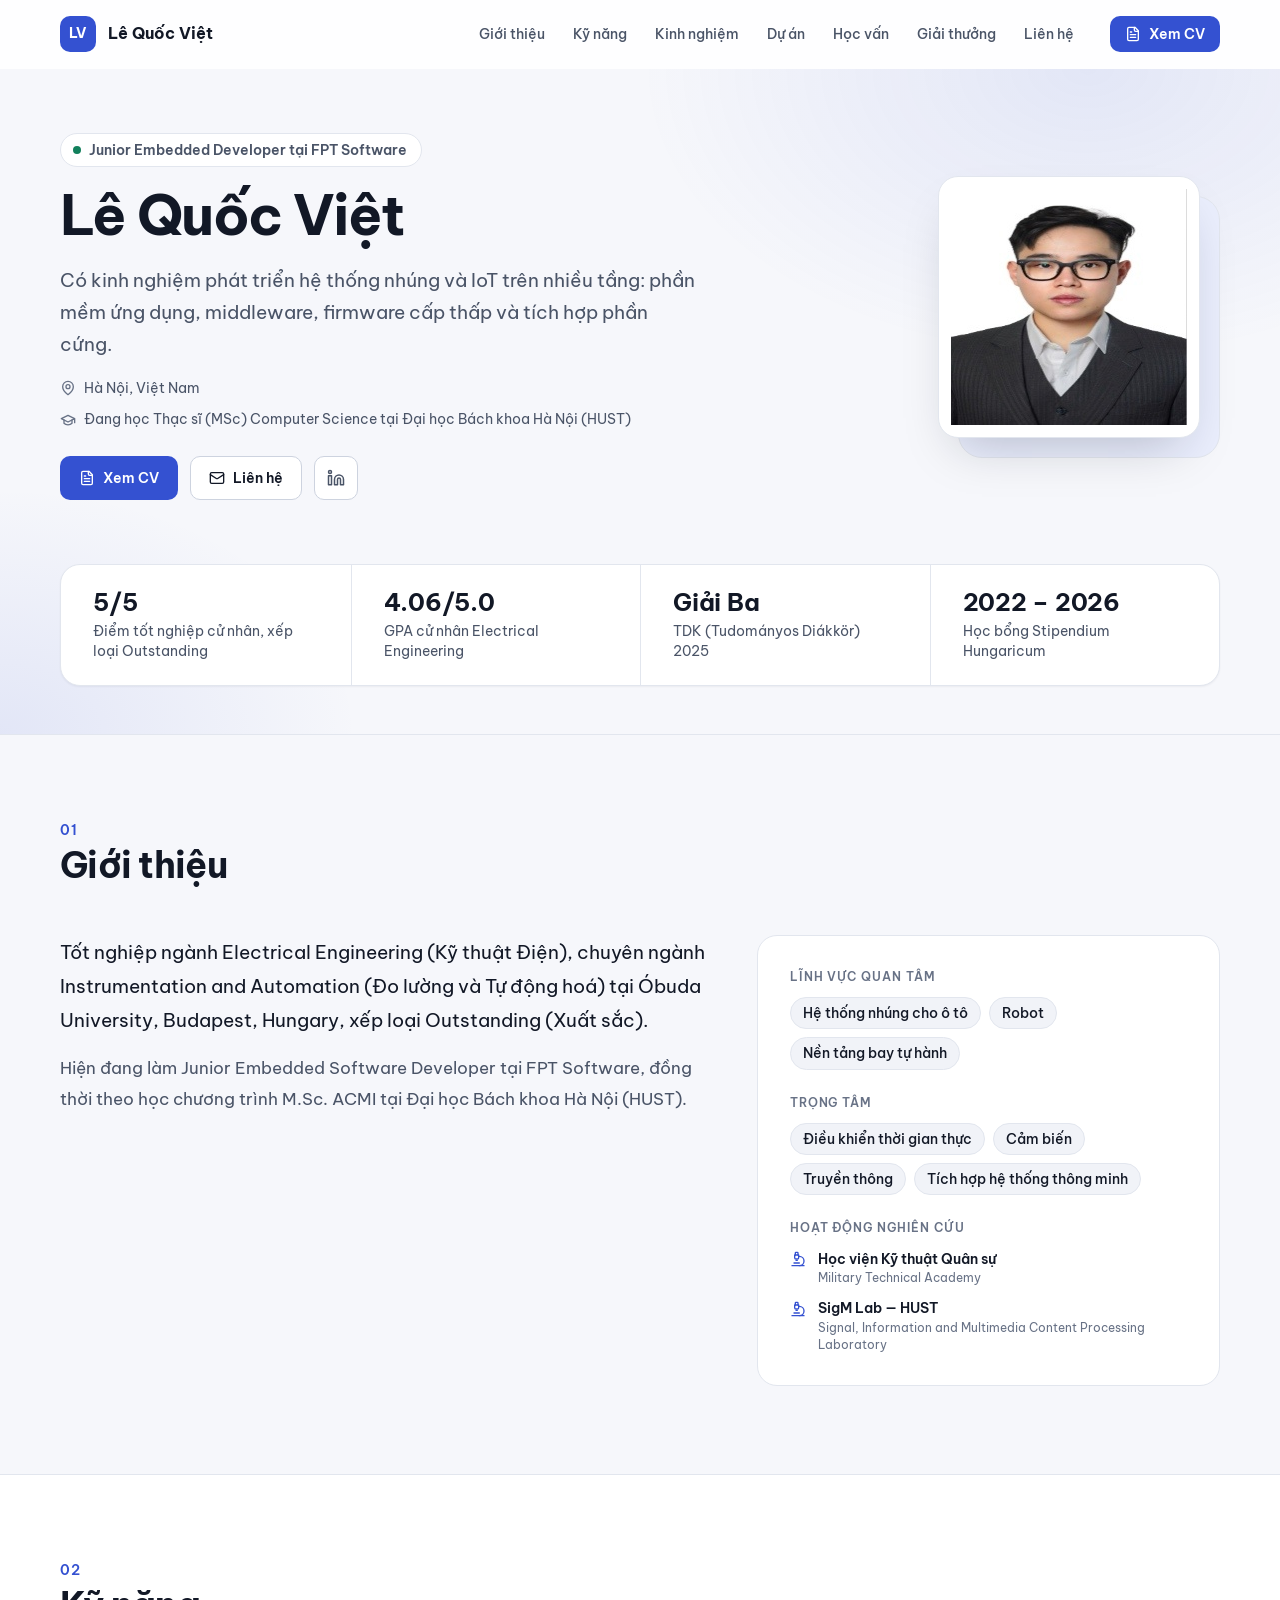
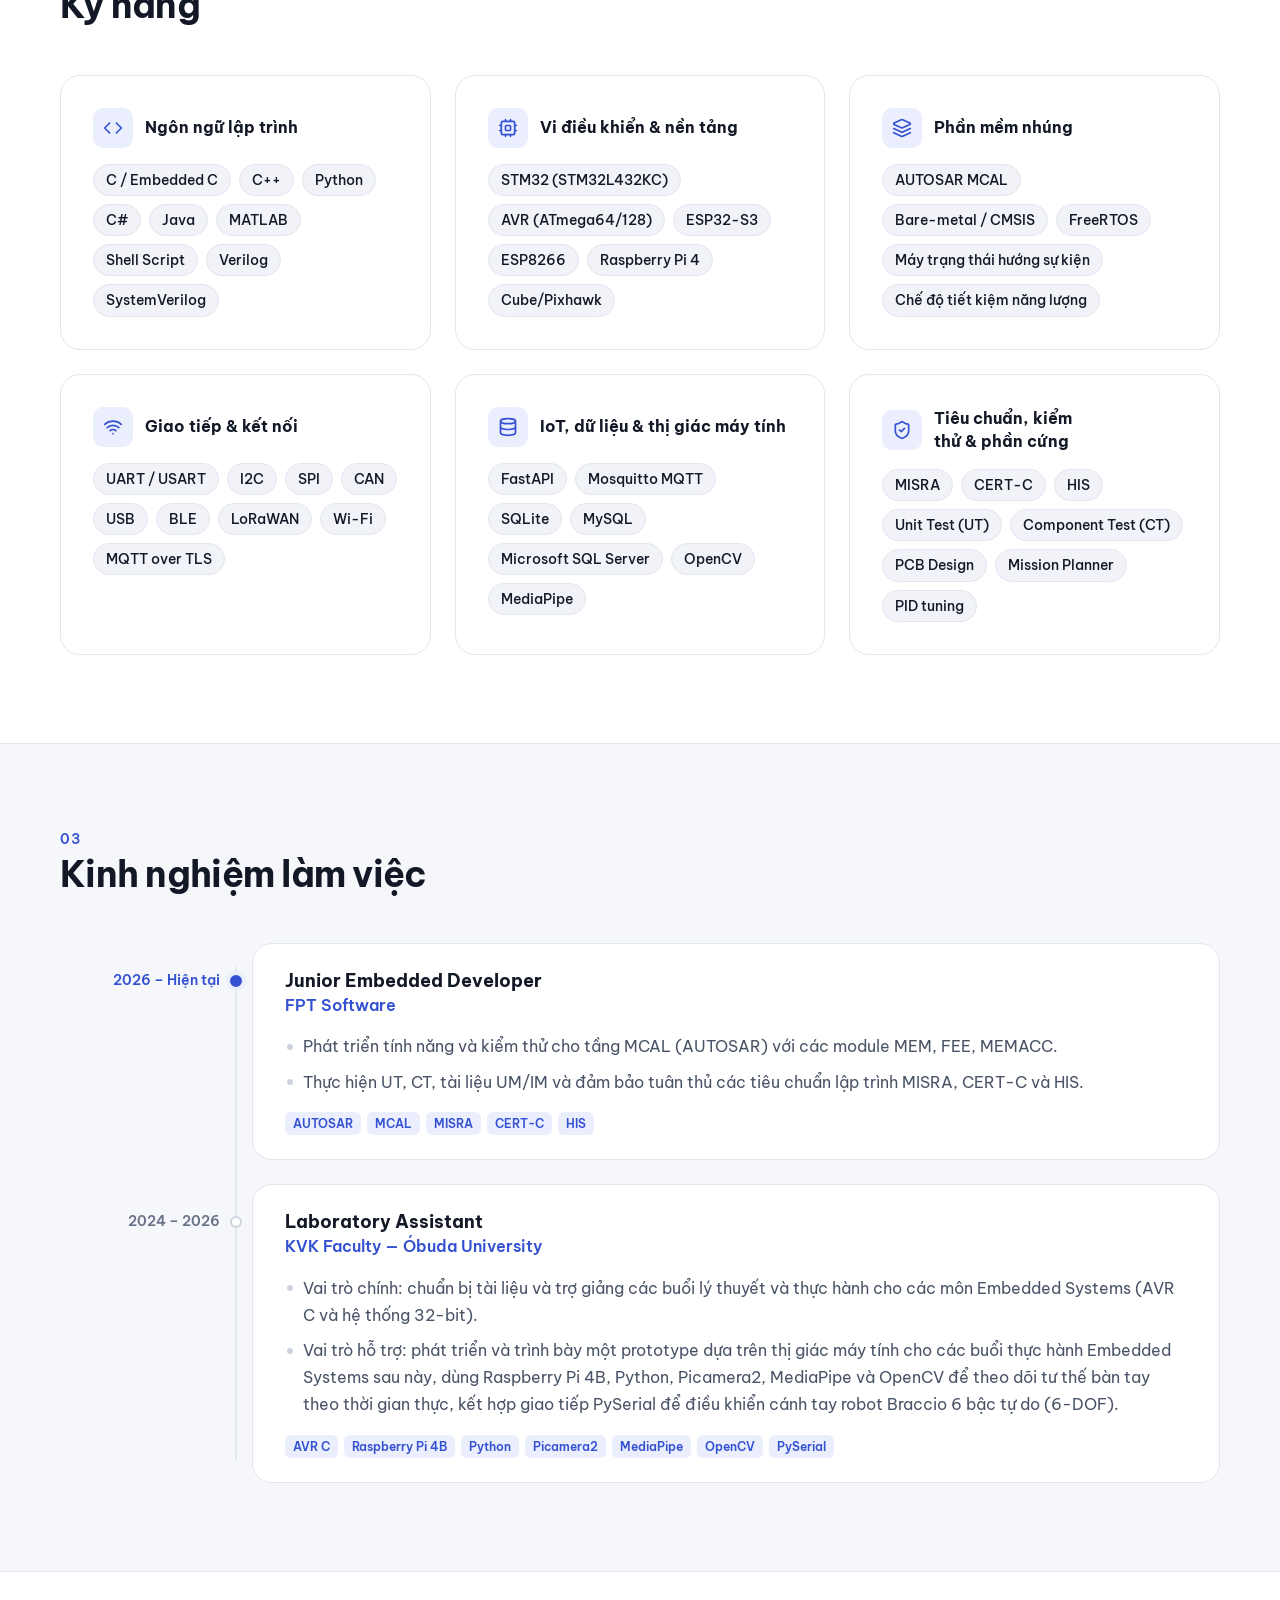
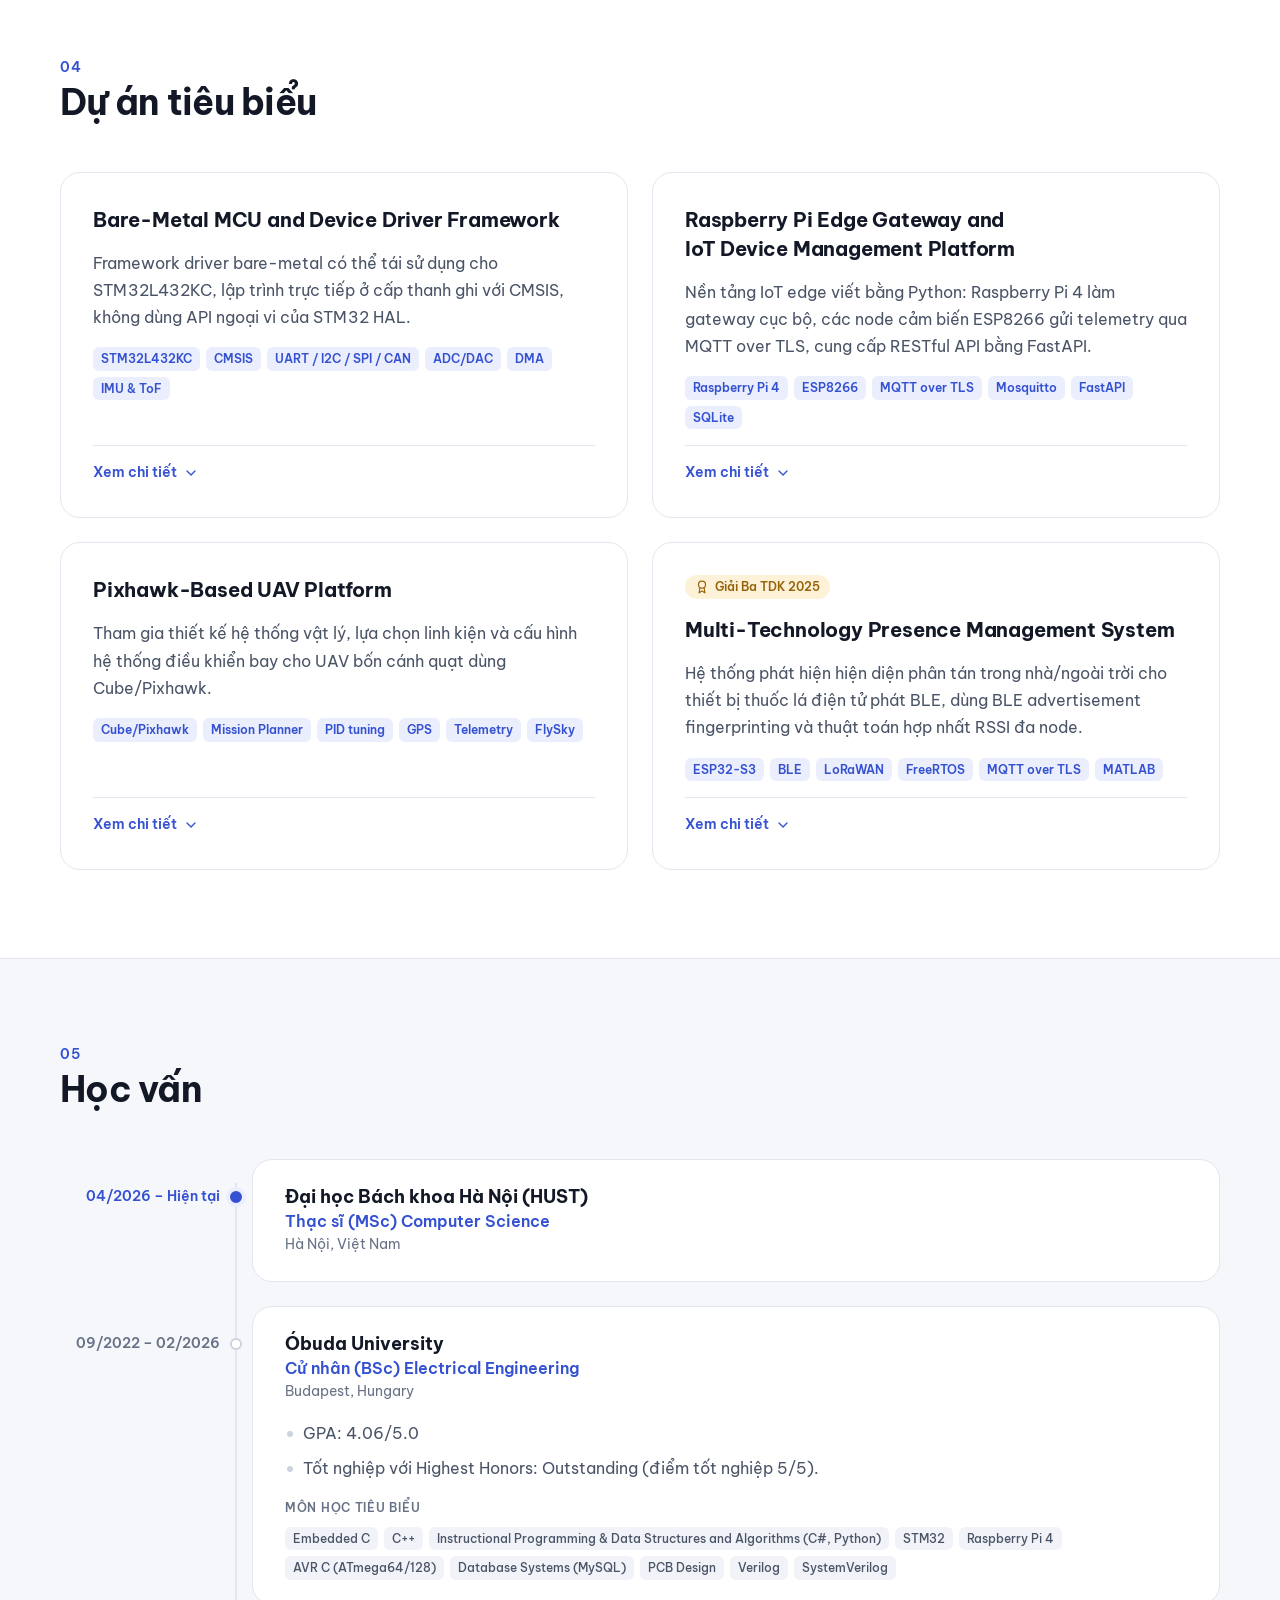
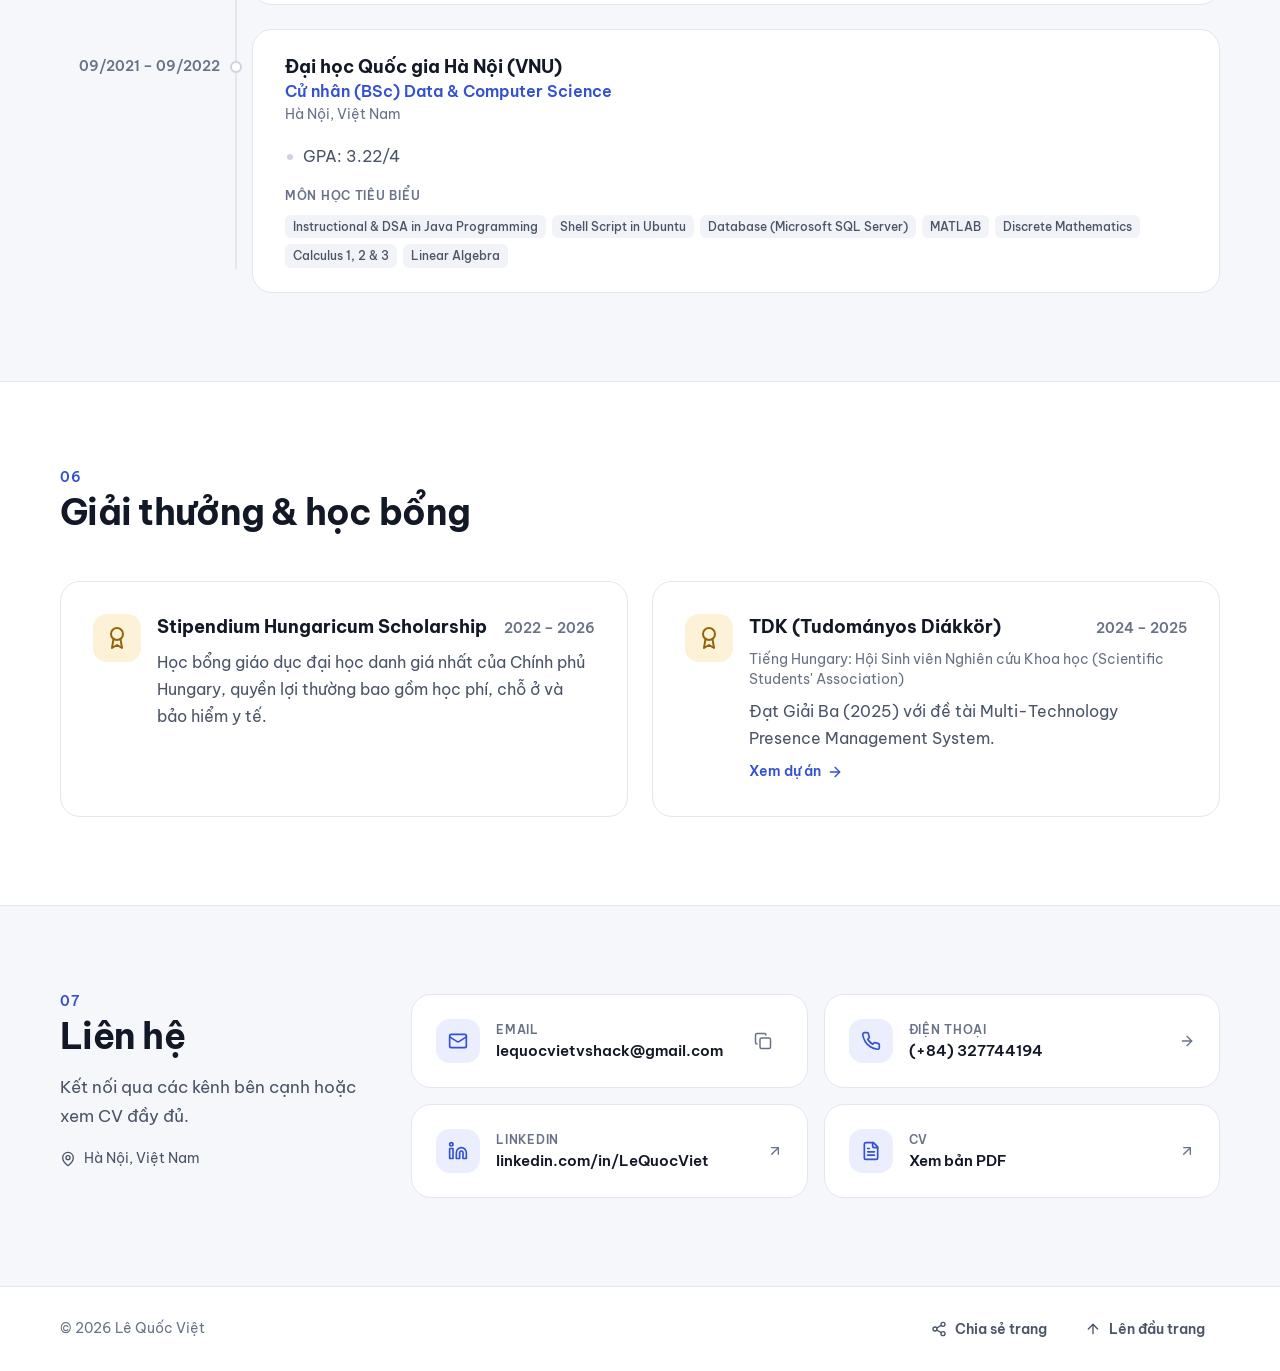
<file: Ex2_claude_src/index.html>
<!DOCTYPE html>
<html lang="vi">
<head>
  <meta charset="UTF-8" />
  <meta name="viewport" content="width=device-width, initial-scale=1" />
  <!-- Tiêu đề & mô tả mặc định; js/render.js cập nhật lại theo js/data.js -->
  <title>Portfolio</title>
  <meta name="description" content="Portfolio cá nhân." />
  <meta name="color-scheme" content="light dark" />

  <!-- Font hỗ trợ tốt tiếng Việt; khi không có mạng sẽ tự dùng font hệ thống -->
  <link rel="preconnect" href="https://fonts.googleapis.com" />
  <link rel="preconnect" href="https://fonts.gstatic.com" crossorigin />
  <link rel="stylesheet" href="https://fonts.googleapis.com/css2?family=Be+Vietnam+Pro:wght@400;500;600;700&display=swap" />

  <!-- CSS: biến thiết kế → nền tảng → khung web app → thành phần → nội dung → thích ứng màn hình (sau cùng) -->
  <link rel="stylesheet" href="css/tokens.css" />
  <link rel="stylesheet" href="css/base.css" />
  <link rel="stylesheet" href="css/layout.css" />
  <link rel="stylesheet" href="css/components.css" />
  <link rel="stylesheet" href="css/sections.css" />
  <link rel="stylesheet" href="css/responsive.css" />

  <!-- JS: icon & chữ giao diện → dữ liệu → tiện ích → render → tương tác → khởi chạy -->
  <script src="js/icons.js" defer></script>
  <script src="js/strings.js" defer></script>
  <script src="js/data.js" defer></script>
  <script src="js/utils.js" defer></script>
  <script src="js/render.js" defer></script>
  <script src="js/ui.js" defer></script>
  <script src="js/main.js" defer></script>
</head>
<body>
  <a class="skip-link" href="#main">Bỏ qua thanh điều hướng</a>

  <!-- ===================== HEADER & NAVBAR ===================== -->
  <header class="site-header" id="site-header">
    <div class="container site-header__inner">
      <a class="brand" href="#top">
        <span class="brand__mark" id="brand-mark" aria-hidden="true"></span>
        <span class="brand__name" id="brand-name"></span>
      </a>

      <!-- Mục điều hướng được tạo tự động từ các section có data-nav-label -->
      <nav class="site-nav" id="site-nav" aria-label="Điều hướng chính">
        <ul class="site-nav__list" id="nav-list"></ul>
        <div class="site-nav__actions" id="header-actions"></div>
      </nav>

      <button class="nav-toggle" id="nav-toggle" type="button" aria-controls="site-nav" aria-expanded="false"></button>
    </div>
  </header>

  <!-- ===================== MAIN CONTENT ===================== -->
  <main id="main" tabindex="-1">
    <!-- Hero -->
    <section class="hero" id="top" aria-labelledby="hero-name">
      <div class="container hero__inner">
        <div class="hero__content">
          <p class="hero__eyebrow" id="hero-role"></p>
          <h1 class="hero__name" id="hero-name"></h1>
          <p class="hero__tagline" id="hero-tagline"></p>
          <ul class="hero__meta" id="hero-meta"></ul>
          <div class="hero__actions" id="hero-actions"></div>
        </div>

        <figure class="hero__photo" id="hero-photo">
          <div class="hero__frame">
            <img class="hero__avatar" id="hero-avatar" alt="" width="236" height="236" decoding="async" />
          </div>
        </figure>
      </div>

      <div class="container">
        <ul class="highlights" id="highlights" aria-label="Thành tích nổi bật"></ul>
      </div>
    </section>

    <!-- Giới thiệu -->
    <section class="section" id="gioi-thieu" data-nav-label="Giới thiệu" aria-labelledby="about-title">
      <div class="container">
        <div class="section__header">
          <h2 class="section__title" id="about-title">Giới thiệu</h2>
        </div>
        <div class="about">
          <div class="about__summary" id="about-summary"></div>
          <aside class="card about__aside" id="about-aside">
            <div class="about__group">
              <h3 class="about__label">Lĩnh vực quan tâm</h3>
              <ul class="chips" id="about-interests"></ul>
            </div>
            <div class="about__group">
              <h3 class="about__label">Trọng tâm</h3>
              <ul class="chips" id="about-focus"></ul>
            </div>
            <div class="about__group">
              <h3 class="about__label">Hoạt động nghiên cứu</h3>
              <ul class="research-list" id="about-research"></ul>
            </div>
          </aside>
        </div>
      </div>
    </section>

    <!-- Kỹ năng -->
    <section class="section section--alt" id="ky-nang" data-nav-label="Kỹ năng" aria-labelledby="skills-title">
      <div class="container">
        <div class="section__header">
          <h2 class="section__title" id="skills-title">Kỹ năng</h2>
        </div>
        <ul class="skill-grid" id="skill-groups"></ul>
      </div>
    </section>

    <!-- Kinh nghiệm -->
    <section class="section" id="kinh-nghiem" data-nav-label="Kinh nghiệm" aria-labelledby="experience-title">
      <div class="container">
        <div class="section__header">
          <h2 class="section__title" id="experience-title">Kinh nghiệm làm việc</h2>
        </div>
        <ol class="timeline" id="experience-list"></ol>
      </div>
    </section>

    <!-- Dự án -->
    <section class="section section--alt" id="du-an" data-nav-label="Dự án" aria-labelledby="projects-title">
      <div class="container">
        <div class="section__header">
          <h2 class="section__title" id="projects-title">Dự án tiêu biểu</h2>
        </div>
        <ul class="project-grid" id="project-list"></ul>
      </div>
    </section>

    <!-- Học vấn -->
    <section class="section" id="hoc-van" data-nav-label="Học vấn" aria-labelledby="education-title">
      <div class="container">
        <div class="section__header">
          <h2 class="section__title" id="education-title">Học vấn</h2>
        </div>
        <ol class="timeline" id="education-list"></ol>
      </div>
    </section>

    <!-- Giải thưởng -->
    <section class="section section--alt" id="giai-thuong" data-nav-label="Giải thưởng" aria-labelledby="awards-title">
      <div class="container">
        <div class="section__header">
          <h2 class="section__title" id="awards-title">Giải thưởng &amp; học bổng</h2>
        </div>
        <ul class="award-grid" id="award-list"></ul>
      </div>
    </section>

    <!-- Liên hệ -->
    <section class="section" id="lien-he" data-nav-label="Liên hệ" aria-labelledby="contact-title">
      <div class="container contact">
        <div class="contact__intro">
          <div class="section__header">
            <h2 class="section__title" id="contact-title">Liên hệ</h2>
          </div>
          <p class="contact__lead">Kết nối qua các kênh bên cạnh hoặc xem CV đầy đủ.</p>
          <p class="contact__location" id="contact-location"></p>
        </div>
        <ul class="contact-grid" id="contact-list"></ul>
      </div>
    </section>
  </main>

  <!-- ===================== FOOTER ===================== -->
  <footer class="site-footer">
    <div class="container site-footer__inner">
      <p class="site-footer__copy" id="footer-copy"></p>
      <div class="site-footer__actions">
        <button class="button button--ghost button--sm" id="share-button" type="button"><span>Chia sẻ trang</span></button>
        <a class="button button--ghost button--sm" id="back-to-top" href="#top"><span>Lên đầu trang</span></a>
      </div>
    </div>
  </footer>

  <!-- Thông báo ngắn (sao chép email, chia sẻ) -->
  <div class="toast" id="toast" role="status" aria-live="polite"></div>

  <noscript>
    <p class="noscript">Vui lòng bật JavaScript để xem đầy đủ nội dung trang.</p>
  </noscript>
</body>
</html>
</file>
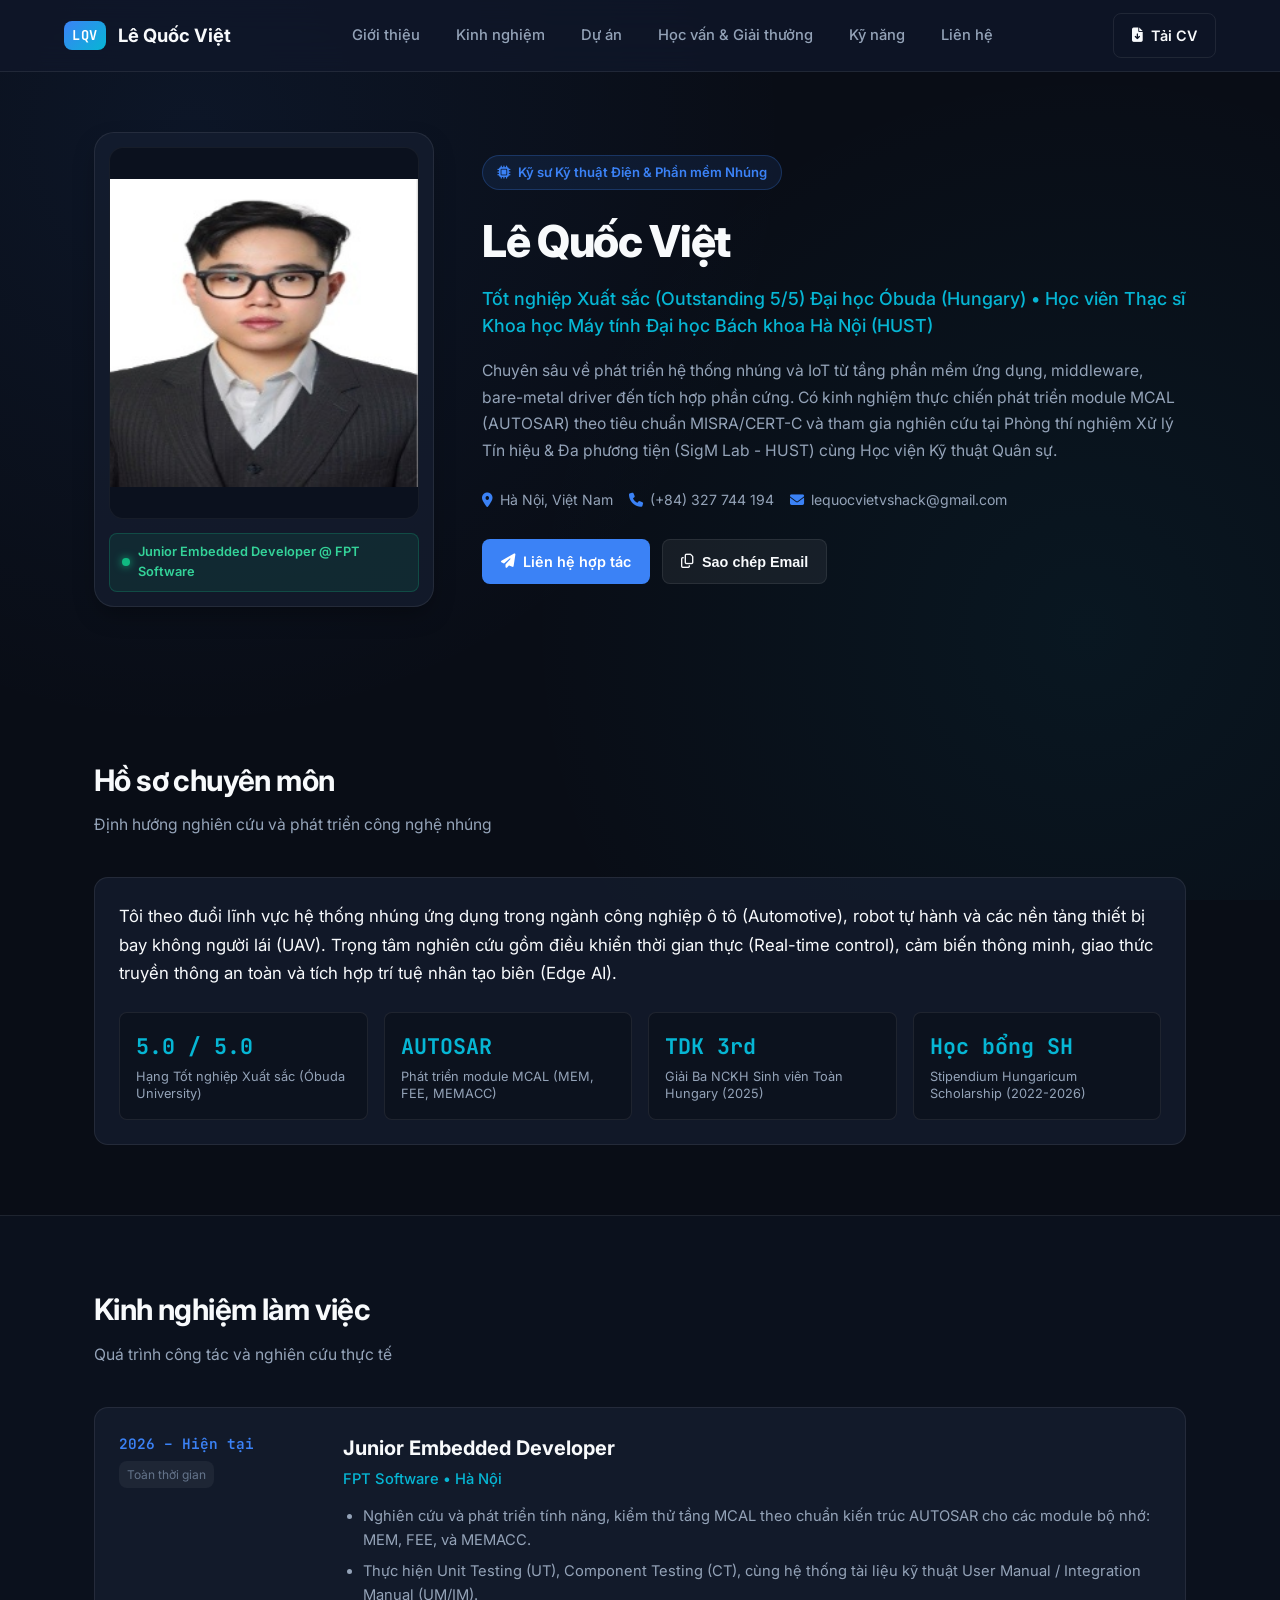
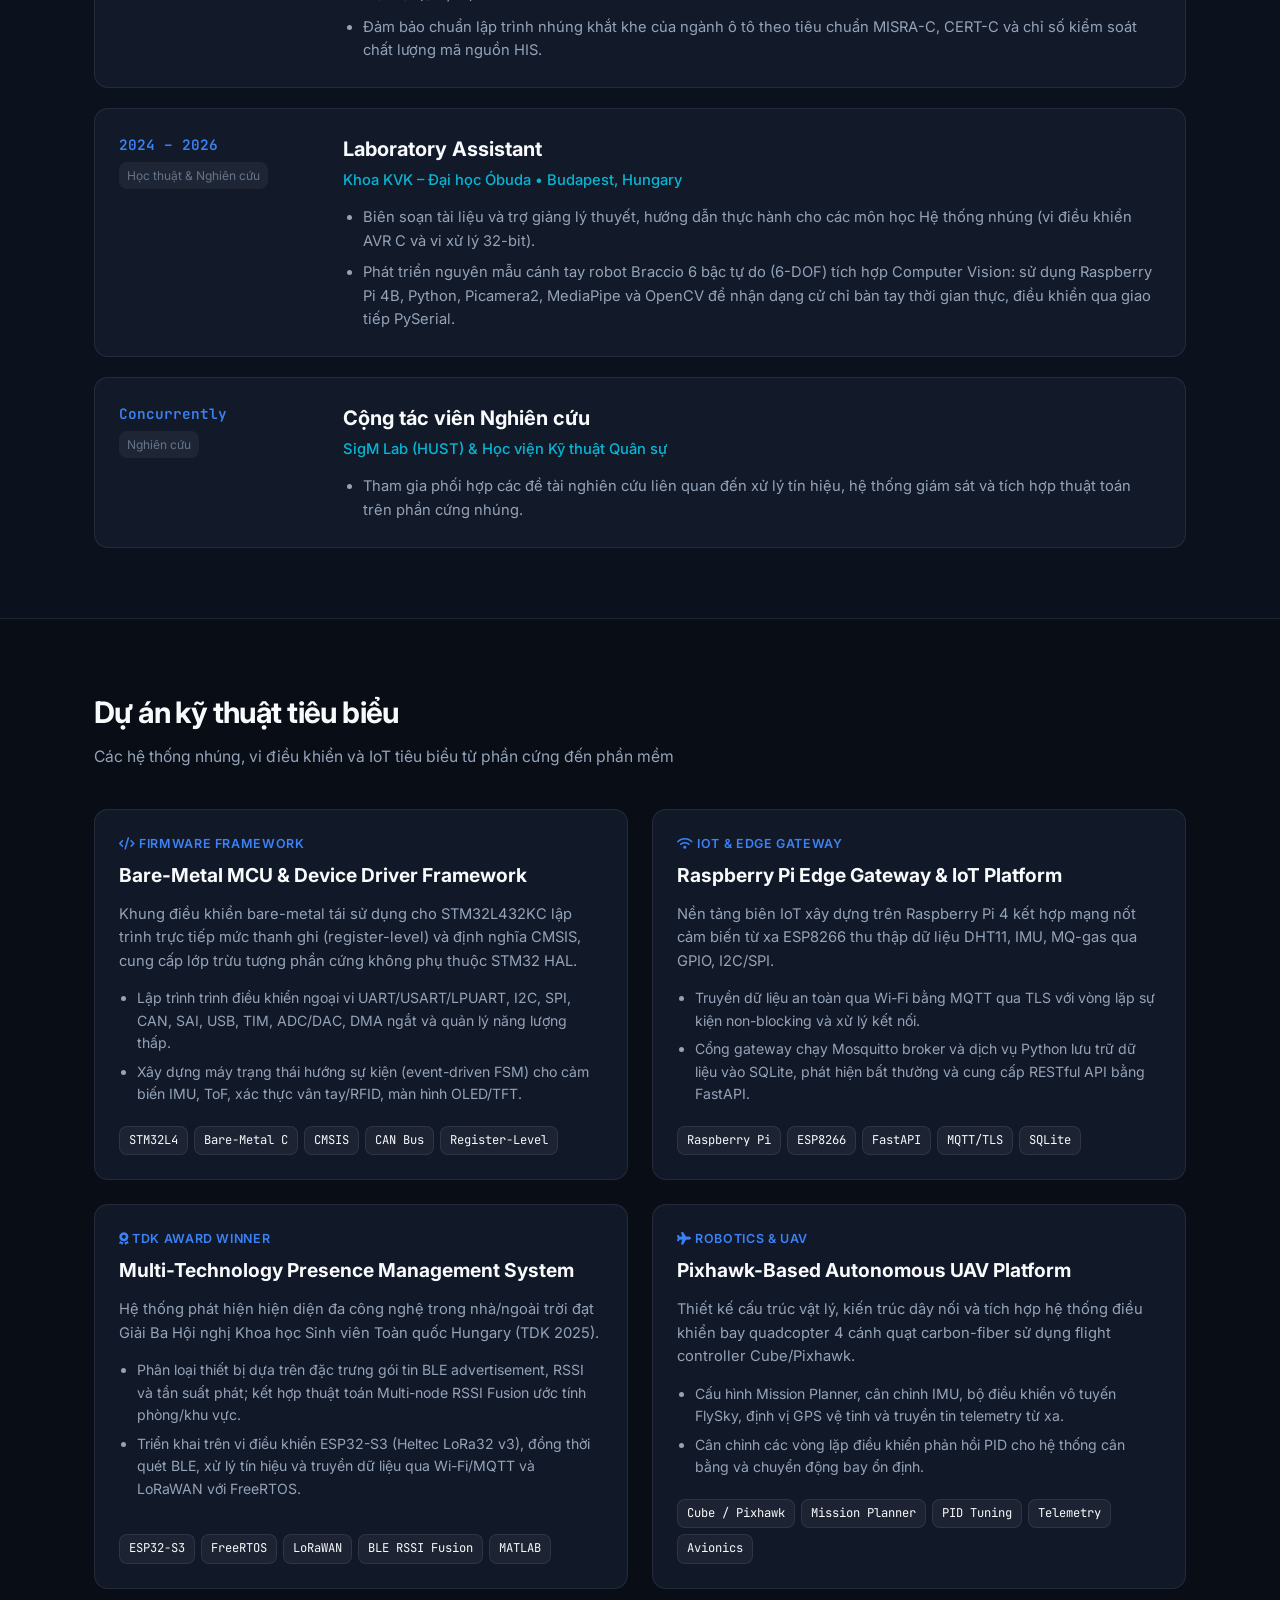
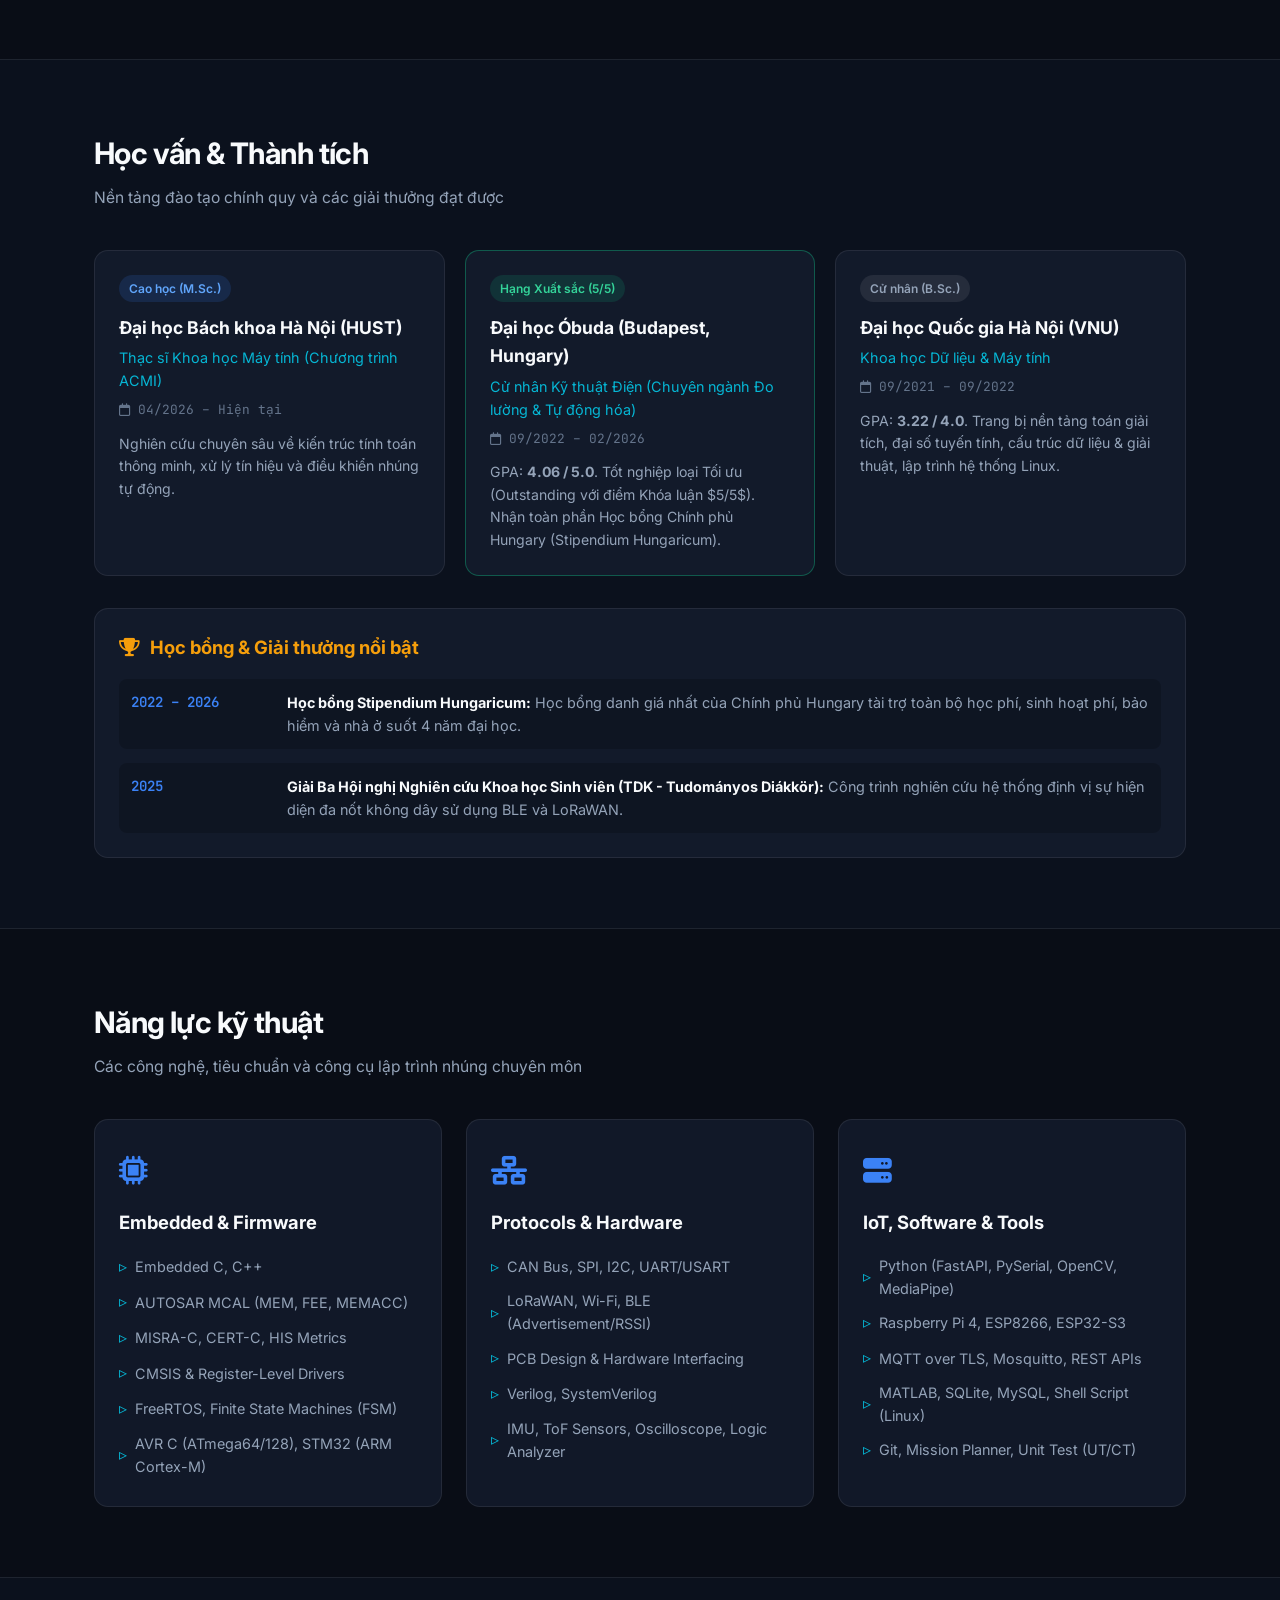
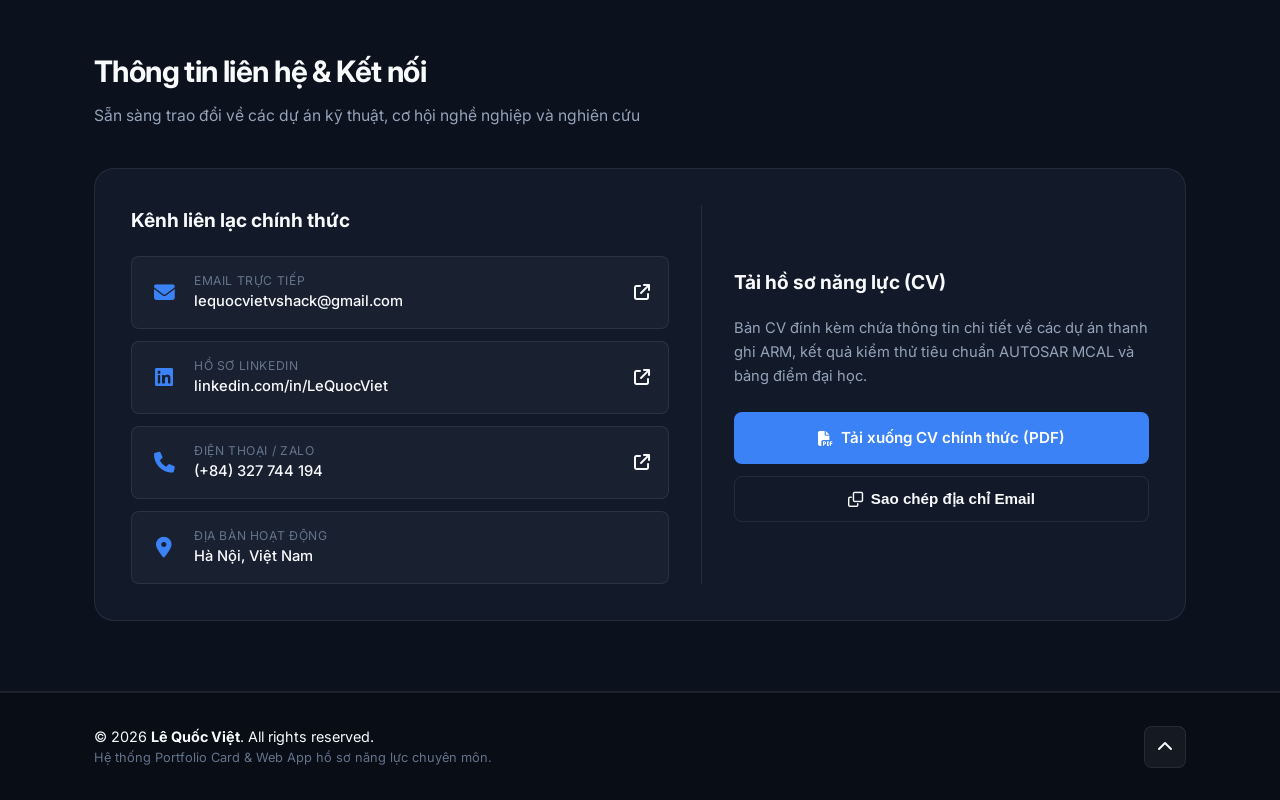
<file: Ex2_gemini_src/index.html>
<!DOCTYPE html>
<html lang="vi">
<head>
  <meta charset="UTF-8" />
  <meta name="viewport" content="width=device-width, initial-scale=1.0" />
  <title>Lê Quốc Việt | Embedded Software Engineer & Researcher</title>
  <meta name="description" content="Portfolio và hồ sơ năng lực của Lê Quốc Việt - Kỹ sư phần mềm nhúng (Embedded Software Developer), cựu sinh viên Đại học Óbuda, học viên Cao học HUST." />

  <!-- Google Fonts: Inter -->
  <link rel="preconnect" href="https://fonts.googleapis.com" />
  <link rel="preconnect" href="https://fonts.gstatic.com" crossorigin />
  <link href="https://fonts.googleapis.com/css2?family=Inter:wght@400;500;600;700;800&family=JetBrains+Mono:wght@400;500;600&display=swap" rel="stylesheet" />

  <!-- Font Awesome Icons -->
  <link rel="stylesheet" href="https://cdnjs.cloudflare.com/ajax/libs/font-awesome/6.5.1/css/all.min.css" />

  <!-- Stylesheet -->
  <link rel="stylesheet" href="css/style.css" />
</head>
<body>
  <!-- HEADER & NAVIGATION (WEB APP NAVBAR) -->
  <header class="app-header" id="appHeader">
    <div class="header-container">
      <a href="#hero" class="brand-logo">
        <span class="logo-badge">LQV</span>
        <span class="logo-text">Lê Quốc Việt</span>
      </a>

      <!-- Desktop Navigation Menu -->
      <nav class="nav-menu" id="navMenu">
        <a href="#about" class="nav-link">Giới thiệu</a>
        <a href="#experience" class="nav-link">Kinh nghiệm</a>
        <a href="#projects" class="nav-link">Dự án</a>
        <a href="#education" class="nav-link">Học vấn &amp; Giải thưởng</a>
        <a href="#skills" class="nav-link">Kỹ năng</a>
        <a href="#contact" class="nav-link">Liên hệ</a>
      </nav>

      <!-- Action Buttons -->
      <div class="header-actions">
        <a href="res/cv.pdf" download="LeQuocViet_CV.pdf" class="btn btn-outline" title="Tải hồ sơ CV PDF">
          <i class="fa-solid fa-file-arrow-down"></i>
          <span>Tải CV</span>
        </a>
        <button type="button" class="mobile-toggle-btn" id="mobileMenuBtn" aria-label="Mở menu điều hướng">
          <i class="fa-solid fa-bars"></i>
        </button>
      </div>
    </div>
  </header>

  <!-- MAIN WEB APP CONTENT -->
  <main class="app-main">
    
    <!-- HERO / PROFILE SECTION -->
    <section class="hero-section" id="hero">
      <div class="container hero-grid">
        <!-- Khung ảnh đại diện (Hiển thị nguyên vẹn tỷ lệ, không crop mất mặt) -->
        <div class="hero-avatar-pane">
          <div class="avatar-card-frame">
            <div class="avatar-aspect-box">
              <img 
                src="res/avatar.jpg" 
                alt="Chân dung Lê Quốc Việt" 
                class="full-avatar-img"
              />
            </div>
            <div class="avatar-status-pill">
              <span class="status-indicator"></span>
              <span>Junior Embedded Developer @ FPT Software</span>
            </div>
          </div>
        </div>

        <!-- Thông tin tổng quan Hero -->
        <div class="hero-content-pane">
          <div class="status-tag">
            <i class="fa-solid fa-microchip"></i> Kỹ sư Kỹ thuật Điện &amp; Phần mềm Nhúng
          </div>
          <h1 class="hero-title">Lê Quốc Việt</h1>
          <p class="hero-subtitle">
            Tốt nghiệp Xuất sắc (Outstanding 5/5) Đại học Óbuda (Hungary) &bull; Học viên Thạc sĩ Khoa học Máy tính Đại học Bách khoa Hà Nội (HUST)
          </p>
          <p class="hero-desc">
            Chuyên sâu về phát triển hệ thống nhúng và IoT từ tầng phần mềm ứng dụng, middleware, bare-metal driver đến tích hợp phần cứng. Có kinh nghiệm thực chiến phát triển module MCAL (AUTOSAR) theo tiêu chuẩn MISRA/CERT-C và tham gia nghiên cứu tại Phòng thí nghiệm Xử lý Tín hiệu &amp; Đa phương tiện (SigM Lab - HUST) cùng Học viện Kỹ thuật Quân sự.
          </p>

          <div class="hero-contact-quick">
            <span class="quick-info-item"><i class="fa-solid fa-location-dot"></i> Hà Nội, Việt Nam</span>
            <span class="quick-info-item"><i class="fa-solid fa-phone"></i> (+84) 327 744 194</span>
            <span class="quick-info-item"><i class="fa-solid fa-envelope"></i> lequocvietvshack@gmail.com</span>
          </div>

          <div class="hero-actions">
            <a href="#contact" class="btn btn-primary">
              <i class="fa-solid fa-paper-plane"></i> Liên hệ hợp tác
            </a>
            <button type="button" class="btn btn-secondary" id="copyEmailBtn" data-email="lequocvietvshack@gmail.com">
              <i class="fa-regular fa-copy"></i>
              <span id="copyBtnLabel">Sao chép Email</span>
            </button>
          </div>
        </div>
      </div>
    </section>

    <!-- ABOUT SECTION -->
    <section class="section-block" id="about">
      <div class="container">
        <div class="section-header">
          <h2 class="section-title">Hồ sơ chuyên môn</h2>
          <p class="section-subtitle">Định hướng nghiên cứu và phát triển công nghệ nhúng</p>
        </div>
        <div class="info-card highlight-card">
          <p class="card-lead">
            Tôi theo đuổi lĩnh vực hệ thống nhúng ứng dụng trong ngành công nghiệp ô tô (Automotive), robot tự hành và các nền tảng thiết bị bay không người lái (UAV). Trọng tâm nghiên cứu gồm điều khiển thời gian thực (Real-time control), cảm biến thông minh, giao thức truyền thông an toàn và tích hợp trí tuệ nhân tạo biên (Edge AI).
          </p>
          <div class="metrics-grid">
            <div class="metric-box">
              <div class="metric-value">5.0 / 5.0</div>
              <div class="metric-label">Hạng Tốt nghiệp Xuất sắc (Óbuda University)</div>
            </div>
            <div class="metric-box">
              <div class="metric-value">AUTOSAR</div>
              <div class="metric-label">Phát triển module MCAL (MEM, FEE, MEMACC)</div>
            </div>
            <div class="metric-box">
              <div class="metric-value">TDK 3rd</div>
              <div class="metric-label">Giải Ba NCKH Sinh viên Toàn Hungary (2025)</div>
            </div>
            <div class="metric-box">
              <div class="metric-value">Học bổng SH</div>
              <div class="metric-label">Stipendium Hungaricum Scholarship (2022-2026)</div>
            </div>
          </div>
        </div>
      </div>
    </section>

    <!-- EXPERIENCE SECTION -->
    <section class="section-block section-alt" id="experience">
      <div class="container">
        <div class="section-header">
          <h2 class="section-title">Kinh nghiệm làm việc</h2>
          <p class="section-subtitle">Quá trình công tác và nghiên cứu thực tế</p>
        </div>

        <div class="timeline-tree">
          <!-- Item 1: FPT Software -->
          <div class="timeline-card">
            <div class="timeline-meta">
              <span class="timeline-period">2026 &ndash; Hiện tại</span>
              <span class="timeline-badge">Toàn thời gian</span>
            </div>
            <div class="timeline-content">
              <h3 class="role-title">Junior Embedded Developer</h3>
              <h4 class="company-name">FPT Software &bull; Hà Nội</h4>
              <ul class="task-list">
                <li>Nghiên cứu và phát triển tính năng, kiểm thử tầng MCAL theo chuẩn kiến trúc AUTOSAR cho các module bộ nhớ: MEM, FEE, và MEMACC.</li>
                <li>Thực hiện Unit Testing (UT), Component Testing (CT), cùng hệ thống tài liệu kỹ thuật User Manual / Integration Manual (UM/IM).</li>
                <li>Đảm bảo chuẩn lập trình nhúng khắt khe của ngành ô tô theo tiêu chuẩn MISRA-C, CERT-C và chỉ số kiểm soát chất lượng mã nguồn HIS.</li>
              </ul>
            </div>
          </div>

          <!-- Item 2: Óbuda University Lab Assistant -->
          <div class="timeline-card">
            <div class="timeline-meta">
              <span class="timeline-period">2024 &ndash; 2026</span>
              <span class="timeline-badge">Học thuật &amp; Nghiên cứu</span>
            </div>
            <div class="timeline-content">
              <h3 class="role-title">Laboratory Assistant</h3>
              <h4 class="company-name">Khoa KVK &ndash; Đại học Óbuda &bull; Budapest, Hungary</h4>
              <ul class="task-list">
                <li>Biên soạn tài liệu và trợ giảng lý thuyết, hướng dẫn thực hành cho các môn học Hệ thống nhúng (vi điều khiển AVR C và vi xử lý 32-bit).</li>
                <li>Phát triển nguyên mẫu cánh tay robot Braccio 6 bậc tự do (6-DOF) tích hợp Computer Vision: sử dụng Raspberry Pi 4B, Python, Picamera2, MediaPipe và OpenCV để nhận dạng cử chỉ bàn tay thời gian thực, điều khiển qua giao tiếp PySerial.</li>
              </ul>
            </div>
          </div>

          <!-- Item 3: SigM Lab & MTA -->
          <div class="timeline-card">
            <div class="timeline-meta">
              <span class="timeline-period">Concurrently</span>
              <span class="timeline-badge">Nghiên cứu</span>
            </div>
            <div class="timeline-content">
              <h3 class="role-title">Cộng tác viên Nghiên cứu</h3>
              <h4 class="company-name">SigM Lab (HUST) &amp; Học viện Kỹ thuật Quân sự</h4>
              <ul class="task-list">
                <li>Tham gia phối hợp các đề tài nghiên cứu liên quan đến xử lý tín hiệu, hệ thống giám sát và tích hợp thuật toán trên phần cứng nhúng.</li>
              </ul>
            </div>
          </div>
        </div>
      </div>
    </section>

    <!-- PROJECTS SECTION -->
    <section class="section-block" id="projects">
      <div class="container">
        <div class="section-header">
          <h2 class="section-title">Dự án kỹ thuật tiêu biểu</h2>
          <p class="section-subtitle">Các hệ thống nhúng, vi điều khiển và IoT tiêu biểu từ phần cứng đến phần mềm</p>
        </div>

        <div class="projects-grid">
          <!-- Project 1 -->
          <div class="project-card">
            <div class="project-header">
              <span class="project-type"><i class="fa-solid fa-code"></i> Firmware Framework</span>
              <h3 class="project-title">Bare-Metal MCU &amp; Device Driver Framework</h3>
            </div>
            <p class="project-summary">
              Khung điều khiển bare-metal tái sử dụng cho STM32L432KC lập trình trực tiếp mức thanh ghi (register-level) và định nghĩa CMSIS, cung cấp lớp trừu tượng phần cứng không phụ thuộc STM32 HAL.
            </p>
            <ul class="project-bullets">
              <li>Lập trình trình điều khiển ngoại vi UART/USART/LPUART, I2C, SPI, CAN, SAI, USB, TIM, ADC/DAC, DMA ngắt và quản lý năng lượng thấp.</li>
              <li>Xây dựng máy trạng thái hướng sự kiện (event-driven FSM) cho cảm biến IMU, ToF, xác thực vân tay/RFID, màn hình OLED/TFT.</li>
            </ul>
            <div class="tech-stack-row">
              <span>STM32L4</span>
              <span>Bare-Metal C</span>
              <span>CMSIS</span>
              <span>CAN Bus</span>
              <span>Register-Level</span>
            </div>
          </div>

          <!-- Project 2 -->
          <div class="project-card">
            <div class="project-header">
              <span class="project-type"><i class="fa-solid fa-wifi"></i> IoT &amp; Edge Gateway</span>
              <h3 class="project-title">Raspberry Pi Edge Gateway &amp; IoT Platform</h3>
            </div>
            <p class="project-summary">
              Nền tảng biên IoT xây dựng trên Raspberry Pi 4 kết hợp mạng nốt cảm biến từ xa ESP8266 thu thập dữ liệu DHT11, IMU, MQ-gas qua GPIO, I2C/SPI.
            </p>
            <ul class="project-bullets">
              <li>Truyền dữ liệu an toàn qua Wi-Fi bằng MQTT qua TLS với vòng lặp sự kiện non-blocking và xử lý kết nối.</li>
              <li>Cổng gateway chạy Mosquitto broker và dịch vụ Python lưu trữ dữ liệu vào SQLite, phát hiện bất thường và cung cấp RESTful API bằng FastAPI.</li>
            </ul>
            <div class="tech-stack-row">
              <span>Raspberry Pi</span>
              <span>ESP8266</span>
              <span>FastAPI</span>
              <span>MQTT/TLS</span>
              <span>SQLite</span>
            </div>
          </div>

          <!-- Project 3 -->
          <div class="project-card">
            <div class="project-header">
              <span class="project-type"><i class="fa-solid fa-award"></i> TDK Award Winner</span>
              <h3 class="project-title">Multi-Technology Presence Management System</h3>
            </div>
            <p class="project-summary">
              Hệ thống phát hiện hiện diện đa công nghệ trong nhà/ngoài trời đạt Giải Ba Hội nghị Khoa học Sinh viên Toàn quốc Hungary (TDK 2025).
            </p>
            <ul class="project-bullets">
              <li>Phân loại thiết bị dựa trên đặc trưng gói tin BLE advertisement, RSSI và tần suất phát; kết hợp thuật toán Multi-node RSSI Fusion ước tính phòng/khu vực.</li>
              <li>Triển khai trên vi điều khiển ESP32-S3 (Heltec LoRa32 v3), đồng thời quét BLE, xử lý tín hiệu và truyền dữ liệu qua Wi-Fi/MQTT và LoRaWAN với FreeRTOS.</li>
            </ul>
            <div class="tech-stack-row">
              <span>ESP32-S3</span>
              <span>FreeRTOS</span>
              <span>LoRaWAN</span>
              <span>BLE RSSI Fusion</span>
              <span>MATLAB</span>
            </div>
          </div>

          <!-- Project 4 -->
          <div class="project-card">
            <div class="project-header">
              <span class="project-type"><i class="fa-solid fa-plane"></i> Robotics &amp; UAV</span>
              <h3 class="project-title">Pixhawk-Based Autonomous UAV Platform</h3>
            </div>
            <p class="project-summary">
              Thiết kế cấu trúc vật lý, kiến trúc dây nối và tích hợp hệ thống điều khiển bay quadcopter 4 cánh quạt carbon-fiber sử dụng flight controller Cube/Pixhawk.
            </p>
            <ul class="project-bullets">
              <li>Cấu hình Mission Planner, cân chỉnh IMU, bộ điều khiển vô tuyến FlySky, định vị GPS vệ tinh và truyền tin telemetry từ xa.</li>
              <li>Cân chỉnh các vòng lặp điều khiển phản hồi PID cho hệ thống cân bằng và chuyển động bay ổn định.</li>
            </ul>
            <div class="tech-stack-row">
              <span>Cube / Pixhawk</span>
              <span>Mission Planner</span>
              <span>PID Tuning</span>
              <span>Telemetry</span>
              <span>Avionics</span>
            </div>
          </div>
        </div>
      </div>
    </section>

    <!-- EDUCATION & HONORS SECTION -->
    <section class="section-block section-alt" id="education">
      <div class="container">
        <div class="section-header">
          <h2 class="section-title">Học vấn &amp; Thành tích</h2>
          <p class="section-subtitle">Nền tảng đào tạo chính quy và các giải thưởng đạt được</p>
        </div>

        <div class="edu-grid">
          <!-- Degree 1 -->
          <div class="info-card">
            <div class="card-badge primary-badge">Cao học (M.Sc.)</div>
            <h3 class="edu-title">Đại học Bách khoa Hà Nội (HUST)</h3>
            <p class="edu-field">Thạc sĩ Khoa học Máy tính (Chương trình ACMI)</p>
            <span class="edu-time"><i class="fa-regular fa-calendar"></i> 04/2026 &ndash; Hiện tại</span>
            <p class="edu-detail">Nghiên cứu chuyên sâu về kiến trúc tính toán thông minh, xử lý tín hiệu và điều khiển nhúng tự động.</p>
          </div>

          <!-- Degree 2 -->
          <div class="info-card highlight-border">
            <div class="card-badge success-badge">Hạng Xuất sắc (5/5)</div>
            <h3 class="edu-title">Đại học Óbuda (Budapest, Hungary)</h3>
            <p class="edu-field">Cử nhân Kỹ thuật Điện (Chuyên ngành Đo lường &amp; Tự động hóa)</p>
            <span class="edu-time"><i class="fa-regular fa-calendar"></i> 09/2022 &ndash; 02/2026</span>
            <p class="edu-detail">GPA: <strong>4.06 / 5.0</strong>. Tốt nghiệp loại Tối ưu (Outstanding với điểm Khóa luận $5/5$). Nhận toàn phần Học bổng Chính phủ Hungary (Stipendium Hungaricum).</p>
          </div>

          <!-- Degree 3 -->
          <div class="info-card">
            <div class="card-badge neutral-badge">Cử nhân (B.Sc.)</div>
            <h3 class="edu-title">Đại học Quốc gia Hà Nội (VNU)</h3>
            <p class="edu-field">Khoa học Dữ liệu &amp; Máy tính</p>
            <span class="edu-time"><i class="fa-regular fa-calendar"></i> 09/2021 &ndash; 09/2022</span>
            <p class="edu-detail">GPA: <strong>3.22 / 4.0</strong>. Trang bị nền tảng toán giải tích, đại số tuyến tính, cấu trúc dữ liệu &amp; giải thuật, lập trình hệ thống Linux.</p>
          </div>
        </div>

        <!-- Awards Accordion / List -->
        <div class="awards-box">
          <h3 class="awards-header"><i class="fa-solid fa-trophy"></i> Học bổng &amp; Giải thưởng nổi bật</h3>
          <div class="awards-list">
            <div class="award-item">
              <span class="award-year">2022 &ndash; 2026</span>
              <div class="award-desc">
                <strong>Học bổng Stipendium Hungaricum:</strong> Học bổng danh giá nhất của Chính phủ Hungary tài trợ toàn bộ học phí, sinh hoạt phí, bảo hiểm và nhà ở suốt 4 năm đại học.
              </div>
            </div>
            <div class="award-item">
              <span class="award-year">2025</span>
              <div class="award-desc">
                <strong>Giải Ba Hội nghị Nghiên cứu Khoa học Sinh viên (TDK - Tudományos Diákkör):</strong> Công trình nghiên cứu hệ thống định vị sự hiện diện đa nốt không dây sử dụng BLE và LoRaWAN.
              </div>
            </div>
          </div>
        </div>
      </div>
    </section>

    <!-- SKILLS SECTION -->
    <section class="section-block" id="skills">
      <div class="container">
        <div class="section-header">
          <h2 class="section-title">Năng lực kỹ thuật</h2>
          <p class="section-subtitle">Các công nghệ, tiêu chuẩn và công cụ lập trình nhúng chuyên môn</p>
        </div>

        <div class="skills-categorized-grid">
          <!-- Category 1 -->
          <div class="skill-category-card">
            <div class="category-icon"><i class="fa-solid fa-microchip"></i></div>
            <h3 class="category-title">Embedded &amp; Firmware</h3>
            <ul class="skill-checklist">
              <li>Embedded C, C++</li>
              <li>AUTOSAR MCAL (MEM, FEE, MEMACC)</li>
              <li>MISRA-C, CERT-C, HIS Metrics</li>
              <li>CMSIS &amp; Register-Level Drivers</li>
              <li>FreeRTOS, Finite State Machines (FSM)</li>
              <li>AVR C (ATmega64/128), STM32 (ARM Cortex-M)</li>
            </ul>
          </div>

          <!-- Category 2 -->
          <div class="skill-category-card">
            <div class="category-icon"><i class="fa-solid fa-network-wired"></i></div>
            <h3 class="category-title">Protocols &amp; Hardware</h3>
            <ul class="skill-checklist">
              <li>CAN Bus, SPI, I2C, UART/USART</li>
              <li>LoRaWAN, Wi-Fi, BLE (Advertisement/RSSI)</li>
              <li>PCB Design &amp; Hardware Interfacing</li>
              <li>Verilog, SystemVerilog</li>
              <li>IMU, ToF Sensors, Oscilloscope, Logic Analyzer</li>
            </ul>
          </div>

          <!-- Category 3 -->
          <div class="skill-category-card">
            <div class="category-icon"><i class="fa-solid fa-server"></i></div>
            <h3 class="category-title">IoT, Software &amp; Tools</h3>
            <ul class="skill-checklist">
              <li>Python (FastAPI, PySerial, OpenCV, MediaPipe)</li>
              <li>Raspberry Pi 4, ESP8266, ESP32-S3</li>
              <li>MQTT over TLS, Mosquitto, REST APIs</li>
              <li>MATLAB, SQLite, MySQL, Shell Script (Linux)</li>
              <li>Git, Mission Planner, Unit Test (UT/CT)</li>
            </ul>
          </div>
        </div>
      </div>
    </section>

    <!-- CONTACT & CONNECT SECTION -->
    <section class="section-block section-alt" id="contact">
      <div class="container">
        <div class="section-header">
          <h2 class="section-title">Thông tin liên hệ &amp; Kết nối</h2>
          <p class="section-subtitle">Sẵn sàng trao đổi về các dự án kỹ thuật, cơ hội nghề nghiệp và nghiên cứu</p>
        </div>

        <div class="contact-card-wrapper">
          <div class="contact-details-col">
            <h3 class="contact-col-title">Kênh liên lạc chính thức</h3>
            <div class="contact-links-stack">
              <a href="mailto:lequocvietvshack@gmail.com" class="contact-link-row">
                <span class="contact-icon"><i class="fa-solid fa-envelope"></i></span>
                <div class="contact-info">
                  <span class="contact-label">Email trực tiếp</span>
                  <span class="contact-value">lequocvietvshack@gmail.com</span>
                </div>
                <i class="fa-solid fa-arrow-up-right-from-square"></i>
              </a>

              <a href="https://linkedin.com/in/LeQuocViet" target="_blank" rel="noopener noreferrer" class="contact-link-row">
                <span class="contact-icon"><i class="fa-brands fa-linkedin"></i></span>
                <div class="contact-info">
                  <span class="contact-label">Hồ sơ LinkedIn</span>
                  <span class="contact-value">linkedin.com/in/LeQuocViet</span>
                </div>
                <i class="fa-solid fa-arrow-up-right-from-square"></i>
              </a>

              <a href="tel:+84327744194" class="contact-link-row">
                <span class="contact-icon"><i class="fa-solid fa-phone"></i></span>
                <div class="contact-info">
                  <span class="contact-label">Điện thoại / Zalo</span>
                  <span class="contact-value">(+84) 327 744 194</span>
                </div>
                <i class="fa-solid fa-arrow-up-right-from-square"></i>
              </a>

              <div class="contact-link-row static-row">
                <span class="contact-icon"><i class="fa-solid fa-location-dot"></i></span>
                <div class="contact-info">
                  <span class="contact-label">Địa bàn hoạt động</span>
                  <span class="contact-value">Hà Nội, Việt Nam</span>
                </div>
              </div>
            </div>
          </div>

          <div class="contact-action-col">
            <h3 class="contact-col-title">Tải hồ sơ năng lực (CV)</h3>
            <p class="contact-note">
              Bản CV đính kèm chứa thông tin chi tiết về các dự án thanh ghi ARM, kết quả kiểm thử tiêu chuẩn AUTOSAR MCAL và bảng điểm đại học.
            </p>
            <div class="download-action-box">
              <a href="res/cv.pdf" download="LeQuocViet_CV.pdf" class="btn btn-primary btn-large">
                <i class="fa-solid fa-file-pdf"></i> Tải xuống CV chính thức (PDF)
              </a>
              <button type="button" class="btn btn-outline btn-large" id="copyEmailBtn2" data-email="lequocvietvshack@gmail.com">
                <i class="fa-regular fa-clone"></i> Sao chép địa chỉ Email
              </button>
            </div>
          </div>
        </div>
      </div>
    </section>

  </main>

  <!-- FOOTER -->
  <footer class="app-footer">
    <div class="container footer-content">
      <div class="footer-left">
        <p class="footer-copyright">&copy; 2026 <strong>Lê Quốc Việt</strong>. All rights reserved.</p>
        <p class="footer-sub">Hệ thống Portfolio Card &amp; Web App hồ sơ năng lực chuyên môn.</p>
      </div>
      <div class="footer-right">
        <a href="#hero" class="back-to-top" title="Cuộn lên đầu trang">
          <i class="fa-solid fa-chevron-up"></i>
        </a>
      </div>
    </div>
  </footer>

  <!-- TOAST NOTIFICATION -->
  <div id="toastNotification" class="toast-popup" role="status" aria-live="polite">
    <i class="fa-solid fa-circle-check"></i>
    <span id="toastMessage">Đã sao chép email lequocvietvshack@gmail.com vào clipboard!</span>
  </div>

  <script src="js/main.js"></script>
</body>
</html>
</file>
<file: Ex2_claude_src/css/tokens.css>
/* =============================================================================
   tokens.css — Biến thiết kế
   -----------------------------------------------------------------------------
   Màu sắc, chữ, khoảng cách, bo góc, bóng và kích thước bố cục của web app.
   Giá trị mặc định là bố cục desktop; css/responsive.css ghi đè cho màn hình nhỏ.
   ========================================================================== */
:root {
  color-scheme: light dark;

  /* Màu */
  --color-bg: #f6f7fb;
  --color-surface: #ffffff;
  --color-surface-muted: #f1f3f8;
  --color-border: #e2e6ee;
  --color-border-strong: #cdd3df;
  --color-text: #121826;
  --color-text-muted: #4a5467;
  --color-text-subtle: #687286;
  --color-accent: #3451d1;
  --color-accent-hover: #2a43b3;
  --color-accent-soft: #eaeefd;
  --color-on-accent: #ffffff;
  --color-success: #12805c;
  --color-award: #95640a;
  --color-award-soft: #fdf2d8;
  --color-glow: rgba(52, 81, 209, 0.1);
  --color-header-bg: rgba(255, 255, 255, 0.85);
  --color-photo-frame: #ffffff; /* Luôn trắng để hợp với nền trắng của ảnh chân dung */
  --color-toast-bg: #121826;
  --color-toast-text: #ffffff;

  /* Chữ */
  --font-sans: "Be Vietnam Pro", system-ui, -apple-system, "Segoe UI", Roboto, "Helvetica Neue", Arial, sans-serif;
  --fs-xs: 0.75rem;
  --fs-sm: 0.875rem;
  --fs-base: 1rem;
  --fs-md: 1.0625rem;
  --fs-lg: 1.1875rem;
  --fs-h3: 1.125rem;
  --fs-h2: 2.25rem;
  --fs-h1: 3.5rem;
  --lh-tight: 1.15;
  --lh-snug: 1.45;
  --lh-body: 1.7;

  /* Khoảng cách */
  --space-1: 0.25rem;
  --space-2: 0.5rem;
  --space-3: 0.75rem;
  --space-4: 1rem;
  --space-5: 1.5rem;
  --space-6: 2rem;
  --space-7: 3rem;
  --space-8: 4rem;
  --section-padding: 5.5rem;

  /* Kích thước bố cục */
  --container-max: 1160px;
  --container-padding: 2rem;
  --header-height: 4.25rem;
  --photo-size: 236px; /* Bằng kích thước gốc của res/avatar.jpg để ảnh sắc nét */
  --photo-offset: 1.25rem;
  --timeline-period-width: 10rem;

  /* Bo góc */
  --radius-xs: 6px;
  --radius-sm: 10px;
  --radius-md: 14px;
  --radius-lg: 20px;
  --radius-pill: 999px;

  /* Bóng */
  --shadow-sm: 0 1px 2px rgba(18, 24, 38, 0.05);
  --shadow-md: 0 10px 24px -12px rgba(18, 24, 38, 0.2);
  --shadow-lg: 0 24px 48px -20px rgba(18, 24, 38, 0.25);

  /* Chuyển động */
  --duration: 200ms;
  --ease: cubic-bezier(0.2, 0.8, 0.2, 1);
}

/* Giao diện tối — tự áp dụng theo cài đặt hệ điều hành */
@media (prefers-color-scheme: dark) {
  :root {
    --color-bg: #0b0e15;
    --color-surface: #131823;
    --color-surface-muted: #1a202c;
    --color-border: #252c3a;
    --color-border-strong: #364051;
    --color-text: #edf0f6;
    --color-text-muted: #b3bbca;
    --color-text-subtle: #8b94a7;
    --color-accent: #8299ff;
    --color-accent-hover: #9dafff;
    --color-accent-soft: rgba(130, 153, 255, 0.14);
    --color-on-accent: #0b0e15;
    --color-success: #5ad6a6;
    --color-award: #f2c14e;
    --color-award-soft: rgba(242, 193, 78, 0.12);
    --color-glow: rgba(130, 153, 255, 0.12);
    --color-header-bg: rgba(19, 24, 35, 0.85);
    --color-toast-bg: #edf0f6;
    --color-toast-text: #0b0e15;

    --shadow-sm: 0 1px 2px rgba(0, 0, 0, 0.35);
    --shadow-md: 0 10px 24px -12px rgba(0, 0, 0, 0.6);
    --shadow-lg: 0 24px 48px -20px rgba(0, 0, 0, 0.7);
  }
}
</file>
<file: Ex2_claude_src/css/base.css>
/* =============================================================================
   base.css — Nền tảng
   -----------------------------------------------------------------------------
   Reset, kiểu chữ mặc định, container, trợ năng (skip link, sr-only, focus),
   tuỳ chọn giảm chuyển động.
   ========================================================================== */
*,
*::before,
*::after {
  box-sizing: border-box;
}

html {
  scroll-behavior: smooth;
  scroll-padding-top: calc(var(--header-height) + var(--space-5)); /* Neo không bị header che */
  -webkit-text-size-adjust: 100%;
  text-size-adjust: 100%;
}

body {
  margin: 0;
  min-height: 100vh;
  font-family: var(--font-sans);
  font-size: var(--fs-base);
  line-height: var(--lh-body);
  color: var(--color-text);
  background: var(--color-bg);
  -webkit-font-smoothing: antialiased;
  -moz-osx-font-smoothing: grayscale;
}

h1,
h2,
h3,
p,
ul,
ol,
figure {
  margin: 0;
}

h1,
h2,
h3 {
  text-wrap: balance;
}

ul,
ol {
  padding: 0;
  list-style: none;
}

a {
  color: inherit;
  text-decoration: none;
}

button {
  font: inherit;
  color: inherit;
}

img,
svg {
  display: block;
  max-width: 100%;
}

:focus-visible {
  outline: 2px solid var(--color-accent);
  outline-offset: 3px;
}

main:focus {
  outline: none;
}

[hidden] {
  display: none !important;
}

.container {
  width: 100%;
  max-width: calc(var(--container-max) + var(--container-padding) * 2);
  margin-inline: auto;
  padding-inline: var(--container-padding);
}

.icon {
  flex: none;
  width: 1rem;
  height: 1rem;
}

.sr-only {
  position: absolute;
  width: 1px;
  height: 1px;
  padding: 0;
  margin: -1px;
  overflow: hidden;
  clip: rect(0, 0, 0, 0);
  white-space: nowrap;
  border: 0;
}

.skip-link {
  position: fixed;
  top: var(--space-3);
  left: var(--space-3);
  z-index: 100;
  padding: var(--space-2) var(--space-4);
  font-weight: 600;
  color: var(--color-on-accent);
  background: var(--color-accent);
  border-radius: var(--radius-sm);
  transform: translateY(-200%);
}

.skip-link:focus {
  transform: none;
}

.noscript {
  position: fixed;
  inset: auto 0 0;
  padding: var(--space-3);
  text-align: center;
  background: var(--color-surface);
  border-top: 1px solid var(--color-border);
}

@media (prefers-reduced-motion: reduce) {
  html {
    scroll-behavior: auto;
  }

  *,
  *::before,
  *::after {
    animation-duration: 0.01ms !important;
    animation-iteration-count: 1 !important;
    transition-duration: 0.01ms !important;
  }
}
</file>
<file: Ex2_claude_src/css/layout.css>
/* =============================================================================
   layout.css — Khung web app
   -----------------------------------------------------------------------------
   Header cố định + thanh điều hướng, cấu trúc section, footer.
   ========================================================================== */

/* Header ------------------------------------------------------------------- */
.site-header {
  position: sticky;
  top: 0;
  z-index: 50;
  background: var(--color-header-bg);
  border-bottom: 1px solid transparent;
  -webkit-backdrop-filter: saturate(180%) blur(12px);
  backdrop-filter: saturate(180%) blur(12px);
  transition:
    border-color var(--duration) var(--ease),
    box-shadow var(--duration) var(--ease);
}

.site-header.is-scrolled {
  border-bottom-color: var(--color-border);
  box-shadow: var(--shadow-sm);
}

.site-header__inner {
  display: flex;
  align-items: center;
  gap: var(--space-6);
  height: var(--header-height);
}

.brand {
  display: inline-flex;
  flex: none;
  align-items: center;
  gap: var(--space-3);
  font-weight: 700;
}

.brand__mark {
  display: grid;
  place-items: center;
  width: 2.25rem;
  height: 2.25rem;
  font-size: var(--fs-sm);
  letter-spacing: 0.02em;
  color: var(--color-on-accent);
  background: var(--color-accent);
  border-radius: var(--radius-sm);
}

.brand__name {
  white-space: nowrap;
}

/* Thanh điều hướng --------------------------------------------------------- */
.site-nav {
  display: flex;
  align-items: center;
  gap: var(--space-5);
  margin-left: auto;
}

.site-nav__list {
  display: flex;
  align-items: center;
  gap: var(--space-1);
}

.site-nav__link {
  display: block;
  padding: var(--space-2) var(--space-3);
  font-size: var(--fs-sm);
  font-weight: 500;
  line-height: var(--lh-snug);
  white-space: nowrap;
  color: var(--color-text-muted);
  border-radius: var(--radius-sm);
  transition:
    color var(--duration) var(--ease),
    background-color var(--duration) var(--ease);
}

.site-nav__link[aria-current] {
  color: var(--color-accent);
  background: var(--color-accent-soft);
}

.site-nav__actions {
  display: flex;
  gap: var(--space-2);
}

/* Nút mở menu — chỉ hiện trên màn hình nhỏ (xem responsive.css) */
.nav-toggle {
  display: none;
  place-items: center;
  width: 2.5rem;
  height: 2.5rem;
  padding: 0;
  color: var(--color-text);
  background: transparent;
  border: 1px solid var(--color-border);
  border-radius: var(--radius-sm);
  cursor: pointer;
}

.nav-toggle .icon {
  width: 1.25rem;
  height: 1.25rem;
}

/* Section ------------------------------------------------------------------ */
main {
  counter-reset: section;
}

.section {
  padding-block: var(--section-padding);
  border-top: 1px solid var(--color-border);
  counter-increment: section; /* Section bị ẩn (display: none) không được đánh số */
}

.section--alt {
  background: var(--color-surface);
}

.section__header {
  display: flex;
  flex-direction: column;
  gap: var(--space-2);
  margin-bottom: var(--space-7);
}

.section__header::before {
  content: counter(section, decimal-leading-zero);
  font-size: var(--fs-sm);
  font-weight: 600;
  line-height: 1;
  letter-spacing: 0.08em;
  color: var(--color-accent);
}

.section__title {
  font-size: var(--fs-h2);
  font-weight: 700;
  line-height: var(--lh-tight);
  letter-spacing: -0.02em;
}

/* Footer ------------------------------------------------------------------- */
.site-footer {
  background: var(--color-surface);
  border-top: 1px solid var(--color-border);
}

.site-footer__inner {
  display: flex;
  align-items: center;
  justify-content: space-between;
  gap: var(--space-4);
  padding-block: var(--space-5);
}

.site-footer__copy {
  font-size: var(--fs-sm);
  color: var(--color-text-subtle);
}

.site-footer__actions {
  display: flex;
  flex-wrap: wrap;
  gap: var(--space-2);
}

@media (hover: hover) {
  .site-nav__link:hover {
    color: var(--color-text);
    background: var(--color-surface-muted);
  }

  .site-nav__link[aria-current]:hover {
    color: var(--color-accent);
    background: var(--color-accent-soft);
  }

  .nav-toggle:hover {
    border-color: var(--color-border-strong);
    background: var(--color-surface-muted);
  }
}
</file>
<file: Ex2_claude_src/css/components.css>
/* =============================================================================
   components.css — Thành phần giao diện dùng lại
   -----------------------------------------------------------------------------
   Button, icon button, card, chip, tag, badge, bullet list, text link,
   timeline, toast.
   ========================================================================== */

/* Button ------------------------------------------------------------------- */
.button {
  display: inline-flex;
  align-items: center;
  justify-content: center;
  gap: var(--space-2);
  min-height: 2.75rem;
  padding: 0 1.125rem;
  font-size: var(--fs-sm);
  font-weight: 600;
  line-height: 1;
  white-space: nowrap;
  border: 1px solid transparent;
  border-radius: var(--radius-sm);
  cursor: pointer;
  transition:
    color var(--duration) var(--ease),
    background-color var(--duration) var(--ease),
    border-color var(--duration) var(--ease),
    box-shadow var(--duration) var(--ease),
    transform var(--duration) var(--ease);
}

.button--sm {
  min-height: 2.25rem;
  padding: 0 0.875rem;
}

.button--primary {
  color: var(--color-on-accent);
  background: var(--color-accent);
}

.button--secondary {
  color: var(--color-text);
  background: var(--color-surface);
  border-color: var(--color-border-strong);
}

.button--ghost {
  color: var(--color-text-muted);
  background: transparent;
}

.icon-button {
  display: inline-grid;
  flex: none;
  place-items: center;
  width: 2.5rem;
  height: 2.5rem;
  padding: 0;
  color: var(--color-text-subtle);
  background: transparent;
  border: 1px solid transparent;
  border-radius: var(--radius-sm);
  cursor: pointer;
  transition:
    color var(--duration) var(--ease),
    background-color var(--duration) var(--ease),
    border-color var(--duration) var(--ease);
}

.icon-button--outline {
  width: 2.75rem;
  height: 2.75rem;
  color: var(--color-text-muted);
  background: var(--color-surface);
  border-color: var(--color-border-strong);
}

.icon-button .icon {
  width: 1.125rem;
  height: 1.125rem;
}

/* Card --------------------------------------------------------------------- */
.card {
  background: var(--color-surface);
  border: 1px solid var(--color-border);
  border-radius: var(--radius-lg);
  transition:
    border-color var(--duration) var(--ease),
    box-shadow var(--duration) var(--ease),
    transform var(--duration) var(--ease);
}

/* Chip (kỹ năng, lĩnh vực) & tag (công nghệ) -------------------------------- */
.chips,
.tags {
  display: flex;
  flex-wrap: wrap;
  gap: var(--space-2);
}

.chip {
  padding: 0.375rem 0.75rem;
  font-size: var(--fs-sm);
  font-weight: 500;
  line-height: 1.3;
  color: var(--color-text);
  background: var(--color-surface-muted);
  border: 1px solid var(--color-border);
  border-radius: var(--radius-pill);
  transition:
    color var(--duration) var(--ease),
    background-color var(--duration) var(--ease),
    border-color var(--duration) var(--ease);
}

.tags {
  gap: 0.375rem;
}

.tag {
  padding: 0.25rem 0.5rem;
  font-size: var(--fs-xs);
  font-weight: 600;
  line-height: 1.3;
  color: var(--color-accent);
  background: var(--color-accent-soft);
  border-radius: var(--radius-xs);
}

.tags--neutral .tag {
  font-weight: 500;
  color: var(--color-text-muted);
  background: var(--color-surface-muted);
}

/* Badge -------------------------------------------------------------------- */
.badge {
  display: inline-flex;
  align-items: center;
  gap: 0.375rem;
  padding: 0.25rem 0.625rem;
  font-size: var(--fs-xs);
  font-weight: 600;
  line-height: 1.3;
  border-radius: var(--radius-pill);
}

.badge .icon {
  width: 0.875rem;
  height: 0.875rem;
}

.badge--award {
  color: var(--color-award);
  background: var(--color-award-soft);
}

/* Danh sách gạch đầu dòng --------------------------------------------------- */
.bullets {
  display: flex;
  flex-direction: column;
  gap: var(--space-2);
}

.bullets li {
  position: relative;
  padding-left: 1.125rem;
  color: var(--color-text-muted);
}

.bullets li::before {
  content: "";
  position: absolute;
  top: calc(var(--lh-body) * 0.5em - 0.1875rem);
  left: 0.125rem;
  width: 0.375rem;
  height: 0.375rem;
  background: var(--color-border-strong);
  border-radius: 50%;
}

/* Text link ---------------------------------------------------------------- */
.text-link {
  display: inline-flex;
  align-items: center;
  gap: 0.375rem;
  font-size: var(--fs-sm);
  font-weight: 600;
  color: var(--color-accent);
}

.text-link .icon {
  transition: transform var(--duration) var(--ease);
}

/* Timeline (kinh nghiệm, học vấn) ------------------------------------------ */
.timeline {
  --timeline-axis: calc(var(--timeline-period-width) + var(--space-6) / 2);
  position: relative;
  display: flex;
  flex-direction: column;
  gap: var(--space-5);
}

.timeline::before {
  content: "";
  position: absolute;
  top: var(--space-5);
  bottom: var(--space-5);
  left: var(--timeline-axis);
  width: 2px;
  background: var(--color-border);
  transform: translateX(-50%);
}

.timeline__item {
  position: relative;
  display: grid;
  grid-template-columns: var(--timeline-period-width) minmax(0, 1fr);
  column-gap: var(--space-6);
}

.timeline__item::before {
  content: "";
  position: absolute;
  top: 2.375rem;
  left: var(--timeline-axis);
  width: 0.75rem;
  height: 0.75rem;
  background: var(--color-surface);
  border: 2px solid var(--color-border-strong);
  border-radius: 50%;
  transform: translate(-50%, -50%);
}

.timeline__item.is-current::before {
  background: var(--color-accent);
  border-color: var(--color-accent);
  box-shadow: 0 0 0 4px var(--color-accent-soft);
}

.timeline__period {
  padding-top: 1.625rem;
  font-size: var(--fs-sm);
  font-weight: 600;
  text-align: right;
  color: var(--color-text-subtle);
  font-variant-numeric: tabular-nums;
}

.timeline__item.is-current .timeline__period {
  color: var(--color-accent);
}

.timeline__card {
  display: flex;
  flex-direction: column;
  gap: var(--space-4);
  padding: var(--space-5) var(--space-6);
}

.timeline__title {
  font-size: var(--fs-h3);
  font-weight: 700;
  line-height: var(--lh-snug);
}

.timeline__subtitle {
  font-weight: 600;
  line-height: var(--lh-snug);
  color: var(--color-accent);
}

.timeline__meta {
  font-size: var(--fs-sm);
  color: var(--color-text-subtle);
}

.coursework {
  display: flex;
  flex-direction: column;
  gap: var(--space-2);
}

.coursework__label {
  font-size: var(--fs-xs);
  font-weight: 600;
  letter-spacing: 0.06em;
  text-transform: uppercase;
  color: var(--color-text-subtle);
}

/* Toast -------------------------------------------------------------------- */
.toast {
  position: fixed;
  left: 50%;
  bottom: max(1.5rem, env(safe-area-inset-bottom));
  z-index: 60;
  padding: 0.625rem 1rem;
  font-size: var(--fs-sm);
  font-weight: 500;
  color: var(--color-toast-text);
  background: var(--color-toast-bg);
  border-radius: var(--radius-pill);
  box-shadow: var(--shadow-md);
  opacity: 0;
  pointer-events: none;
  transform: translate(-50%, 1rem);
  transition:
    opacity var(--duration) var(--ease),
    transform var(--duration) var(--ease);
}

.toast.is-visible {
  opacity: 1;
  transform: translate(-50%, 0);
}

.clipboard-helper {
  position: fixed;
  top: 0;
  left: 0;
  width: 1px;
  height: 1px;
  opacity: 0;
  pointer-events: none;
}

/* Hover — chỉ cho thiết bị có chuột, tránh "dính" hover trên màn hình cảm ứng */
@media (hover: hover) {
  .button:hover {
    transform: translateY(-1px);
    box-shadow: var(--shadow-md);
  }

  .button--primary:hover {
    background: var(--color-accent-hover);
  }

  .button--secondary:hover {
    color: var(--color-accent);
    border-color: var(--color-accent);
  }

  .button--ghost:hover {
    color: var(--color-text);
    background: var(--color-surface-muted);
    box-shadow: none;
    transform: none;
  }

  .icon-button:hover {
    color: var(--color-accent);
    background: var(--color-accent-soft);
  }

  .icon-button--outline:hover {
    border-color: var(--color-accent);
  }

  .chip:hover {
    color: var(--color-accent);
    background: var(--color-accent-soft);
    border-color: var(--color-accent);
  }

  .text-link:hover .icon {
    transform: translateX(3px);
  }
}

.button:active {
  transform: translateY(0);
}
</file>
<file: Ex2_claude_src/css/sections.css>
/* =============================================================================
   sections.css — Nội dung từng khu vực
   -----------------------------------------------------------------------------
   Hero, thành tích nổi bật, giới thiệu, kỹ năng, dự án, giải thưởng, liên hệ.
   (Kinh nghiệm & học vấn dùng component timeline trong components.css.)
   ========================================================================== */

/* Hero --------------------------------------------------------------------- */
.hero {
  position: relative;
  padding-block: var(--space-8) var(--space-7);
  overflow: hidden;
}

.hero::before {
  content: "";
  position: absolute;
  inset: 0;
  background:
    radial-gradient(40rem 26rem at 85% 0%, var(--color-glow), transparent 70%),
    radial-gradient(32rem 22rem at 0% 100%, var(--color-glow), transparent 70%);
  pointer-events: none;
}

.hero__inner {
  position: relative;
  display: grid;
  grid-template-columns: minmax(0, 1fr) auto;
  align-items: center;
  gap: var(--space-8);
}

.hero__content {
  display: flex;
  flex-direction: column;
  align-items: flex-start;
  gap: var(--space-4);
  max-width: 44rem;
}

.hero__eyebrow {
  display: inline-flex;
  align-items: center;
  gap: var(--space-2);
  padding: 0.375rem 0.875rem 0.375rem 0.75rem;
  font-size: var(--fs-sm);
  font-weight: 600;
  line-height: var(--lh-snug);
  color: var(--color-text-muted);
  background: var(--color-surface);
  border: 1px solid var(--color-border);
  border-radius: var(--radius-pill);
}

.hero__eyebrow::before {
  content: "";
  flex: none;
  width: 0.5rem;
  height: 0.5rem;
  background: var(--color-success);
  border-radius: 50%;
}

.hero__name {
  font-size: var(--fs-h1);
  font-weight: 700;
  line-height: var(--lh-tight);
  letter-spacing: -0.03em;
}

.hero__tagline {
  max-width: 40rem;
  font-size: var(--fs-lg);
  color: var(--color-text-muted);
}

.hero__meta {
  display: flex;
  flex-wrap: wrap;
  gap: var(--space-2) var(--space-5);
  font-size: var(--fs-sm);
  color: var(--color-text-muted);
}

.hero__meta-item {
  display: inline-flex;
  align-items: center;
  gap: var(--space-2);
}

.hero__meta-item .icon {
  color: var(--color-text-subtle);
}

.hero__actions {
  display: flex;
  flex-wrap: wrap;
  align-items: center;
  gap: var(--space-3);
  margin-top: var(--space-2);
}

/* Ảnh chân dung: hiển thị trọn vẹn — không bo góc, không crop, không lớp phủ lên ảnh */
.hero__photo {
  position: relative;
  justify-self: end;
  margin-right: var(--photo-offset);
  margin-bottom: var(--photo-offset);
}

.hero__photo::before {
  content: "";
  position: absolute;
  inset: var(--photo-offset) calc(var(--photo-offset) * -1) calc(var(--photo-offset) * -1) var(--photo-offset);
  background: var(--color-accent-soft);
  border: 1px solid var(--color-border);
  border-radius: calc(var(--radius-lg) + 4px);
}

.hero__frame {
  position: relative;
  padding: var(--space-3);
  background: var(--color-photo-frame);
  border: 1px solid var(--color-border);
  border-radius: var(--radius-lg);
  box-shadow: var(--shadow-lg);
}

.hero__avatar {
  width: var(--photo-size);
  height: auto;
  object-fit: contain;
}

/* Thành tích nổi bật ------------------------------------------------------- */
.highlights {
  position: relative;
  display: grid;
  grid-template-columns: repeat(4, minmax(0, 1fr));
  margin-top: var(--space-8);
  background: var(--color-surface);
  border: 1px solid var(--color-border);
  border-radius: var(--radius-lg);
  box-shadow: var(--shadow-sm);
}

.highlight {
  display: flex;
  flex-direction: column;
  gap: var(--space-1);
  padding: var(--space-5) var(--space-6);
}

.highlight + .highlight {
  border-left: 1px solid var(--color-border);
}

.highlight__value {
  font-size: 1.5rem;
  font-weight: 700;
  line-height: var(--lh-tight);
  letter-spacing: -0.01em;
}

.highlight__label {
  font-size: var(--fs-sm);
  line-height: var(--lh-snug);
  color: var(--color-text-muted);
}

/* Giới thiệu --------------------------------------------------------------- */
.about {
  display: grid;
  grid-template-columns: minmax(0, 7fr) minmax(0, 5fr);
  align-items: start;
  gap: var(--space-7);
}

.about__summary {
  display: flex;
  flex-direction: column;
  gap: var(--space-4);
  font-size: var(--fs-md);
  line-height: 1.8;
  color: var(--color-text-muted);
}

.about__summary p:first-child {
  font-size: var(--fs-lg);
  color: var(--color-text);
}

.about__aside {
  display: flex;
  flex-direction: column;
  gap: var(--space-5);
  padding: var(--space-6);
}

.about__group {
  display: flex;
  flex-direction: column;
  gap: var(--space-3);
}

.about__label {
  font-size: var(--fs-xs);
  font-weight: 600;
  line-height: var(--lh-snug);
  letter-spacing: 0.08em;
  text-transform: uppercase;
  color: var(--color-text-subtle);
}

.research-list {
  display: flex;
  flex-direction: column;
  gap: var(--space-3);
}

.research-item {
  display: flex;
  align-items: flex-start;
  gap: var(--space-3);
}

.research-item .icon {
  margin-top: 0.15rem;
  color: var(--color-accent);
}

.research-item__name,
.research-item__note {
  display: block;
  line-height: var(--lh-snug);
}

.research-item__name {
  font-size: var(--fs-sm);
  font-weight: 600;
}

.research-item__note {
  font-size: var(--fs-xs);
  color: var(--color-text-subtle);
}

/* Kỹ năng ------------------------------------------------------------------ */
.skill-grid {
  display: grid;
  grid-template-columns: repeat(3, minmax(0, 1fr));
  gap: var(--space-5);
}

.skill-card {
  display: flex;
  flex-direction: column;
  gap: var(--space-4);
  padding: var(--space-6);
}

.skill-card__head {
  display: flex;
  align-items: center;
  gap: var(--space-3);
}

.skill-card__icon {
  display: grid;
  flex: none;
  place-items: center;
  width: 2.5rem;
  height: 2.5rem;
  color: var(--color-accent);
  background: var(--color-accent-soft);
  border-radius: var(--radius-sm);
}

.skill-card__icon .icon {
  width: 1.25rem;
  height: 1.25rem;
}

.skill-card__title {
  font-size: var(--fs-base);
  font-weight: 700;
  line-height: var(--lh-snug);
}

/* Dự án -------------------------------------------------------------------- */
.project-grid {
  display: grid;
  grid-template-columns: repeat(2, minmax(0, 1fr));
  gap: var(--space-5);
}

.project-card {
  display: flex;
  flex-direction: column;
  align-items: flex-start;
  gap: var(--space-4);
  height: 100%;
  padding: var(--space-6);
}

.project-card:target {
  border-color: var(--color-accent);
  box-shadow: 0 0 0 4px var(--color-accent-soft);
}

.project-card__title {
  font-size: 1.25rem;
  font-weight: 700;
  line-height: var(--lh-snug);
  letter-spacing: -0.01em;
}

.project-card__summary {
  color: var(--color-text-muted);
}

.project-card__details {
  width: 100%;
  margin-top: auto;
  padding-top: var(--space-3);
  border-top: 1px solid var(--color-border);
}

.project-card__toggle {
  display: inline-flex;
  align-items: center;
  gap: 0.375rem;
  font-size: var(--fs-sm);
  font-weight: 600;
  color: var(--color-accent);
  list-style: none;
  cursor: pointer;
}

.project-card__toggle::-webkit-details-marker {
  display: none;
}

.project-card__toggle .icon {
  transition: transform var(--duration) var(--ease);
}

.project-card__details[open] .project-card__toggle .icon {
  transform: rotate(180deg);
}

.project-card__details .bullets {
  margin-top: var(--space-3);
  font-size: var(--fs-sm);
}

/* Giải thưởng -------------------------------------------------------------- */
.award-grid {
  display: grid;
  grid-template-columns: repeat(2, minmax(0, 1fr));
  gap: var(--space-5);
}

.award-card {
  display: flex;
  gap: var(--space-4);
  padding: var(--space-6);
}

.award-card__icon {
  display: grid;
  flex: none;
  place-items: center;
  width: 3rem;
  height: 3rem;
  color: var(--color-award);
  background: var(--color-award-soft);
  border-radius: var(--radius-md);
}

.award-card__icon .icon {
  width: 1.5rem;
  height: 1.5rem;
}

.award-card__body {
  display: flex;
  flex-direction: column;
  align-items: flex-start;
  gap: var(--space-2);
  min-width: 0;
}

.award-card__head {
  display: flex;
  flex-wrap: wrap;
  align-items: baseline;
  justify-content: space-between;
  gap: var(--space-1) var(--space-3);
  width: 100%;
}

.award-card__title {
  font-size: var(--fs-h3);
  font-weight: 700;
  line-height: var(--lh-snug);
}

.award-card__period {
  font-size: var(--fs-sm);
  font-weight: 600;
  white-space: nowrap;
  color: var(--color-text-subtle);
}

.award-card__subtitle {
  font-size: var(--fs-sm);
  line-height: var(--lh-snug);
  color: var(--color-text-subtle);
}

.award-card__description {
  color: var(--color-text-muted);
}

/* Liên hệ ------------------------------------------------------------------ */
.contact {
  display: grid;
  grid-template-columns: minmax(0, 3fr) minmax(0, 8fr);
  align-items: start;
  gap: var(--space-7);
}

.contact__intro .section__header {
  margin-bottom: var(--space-4);
}

.contact__lead {
  font-size: var(--fs-md);
  color: var(--color-text-muted);
}

.contact__location {
  display: flex;
  align-items: center;
  gap: var(--space-2);
  margin-top: var(--space-4);
  font-size: var(--fs-sm);
  color: var(--color-text-muted);
}

.contact-grid {
  display: grid;
  grid-template-columns: repeat(2, minmax(0, 1fr));
  gap: var(--space-4);
}

.contact-card {
  position: relative;
  display: flex;
  align-items: center;
  gap: var(--space-4);
  padding: var(--space-5);
}

.contact-card__icon {
  display: grid;
  flex: none;
  place-items: center;
  width: 2.75rem;
  height: 2.75rem;
  color: var(--color-accent);
  background: var(--color-accent-soft);
  border-radius: var(--radius-md);
}

.contact-card__icon .icon {
  width: 1.25rem;
  height: 1.25rem;
}

.contact-card__body {
  display: flex;
  flex: 1;
  flex-direction: column;
  min-width: 0;
}

.contact-card__label {
  font-size: var(--fs-xs);
  font-weight: 600;
  letter-spacing: 0.06em;
  text-transform: uppercase;
  color: var(--color-text-subtle);
}

.contact-card__link {
  font-size: 0.9375rem;
  font-weight: 600;
  line-height: var(--lh-snug);
  overflow-wrap: anywhere;
}

/* Cả thẻ bấm được; nút sao chép nằm trên lớp liên kết */
.contact-card__link::after {
  content: "";
  position: absolute;
  inset: 0;
}

.contact-card .icon-button {
  position: relative;
  z-index: 1;
}

.contact-card__arrow {
  color: var(--color-text-subtle);
  transition:
    color var(--duration) var(--ease),
    transform var(--duration) var(--ease);
}

@media (hover: hover) {
  .skill-card:hover,
  .project-card:hover,
  .award-card:hover {
    border-color: var(--color-border-strong);
    box-shadow: var(--shadow-md);
    transform: translateY(-2px);
  }

  .contact-card:hover {
    border-color: var(--color-accent);
    box-shadow: var(--shadow-md);
    transform: translateY(-2px);
  }

  .contact-card:hover .contact-card__arrow {
    color: var(--color-accent);
    transform: translate(2px, -2px);
  }

  .project-card__toggle:hover span {
    text-decoration: underline;
    text-underline-offset: 3px;
  }
}
</file>
<file: Ex2_claude_src/css/responsive.css>
/* =============================================================================
   responsive.css — Thích ứng màn hình
   -----------------------------------------------------------------------------
   Bố cục gốc là web app trên desktop (các file CSS trước). File này chỉ điều chỉnh
   bố cục đó cho laptop, tablet và mobile — không thay đổi cấu trúc trang.
   Breakpoint theo hướng desktop-first (max-width), từ lớn đến nhỏ.
   ========================================================================== */

/* Laptop (≤ 1200px) -------------------------------------------------------- */
@media (max-width: 1200px) {
  :root {
    --section-padding: 5rem;
    --fs-h1: 3.25rem;
  }

  .hero__inner {
    gap: var(--space-7);
  }
}

/* Laptop nhỏ (≤ 1140px): thu gọn header để thanh điều hướng vừa một hàng */
@media (max-width: 1140px) {
  .site-header__inner {
    gap: var(--space-4);
  }

  .brand__name {
    display: none;
  }

  .site-nav {
    gap: var(--space-3);
  }
}

/* Tablet ngang (≤ 1024px) -------------------------------------------------- */
@media (max-width: 1024px) {
  :root {
    --timeline-period-width: 8.5rem;
  }

  .skill-grid {
    grid-template-columns: repeat(2, minmax(0, 1fr));
  }

  .contact {
    grid-template-columns: minmax(0, 1fr);
    gap: var(--space-6);
  }
}

/* Tablet dọc (≤ 960px): thanh điều hướng chuyển thành menu thả xuống ------- */
@media (max-width: 960px) {
  :root {
    --fs-h1: 2.875rem;
    --fs-h2: 2rem;
  }

  .brand__name {
    display: inline;
  }

  .nav-toggle {
    display: inline-grid;
    margin-left: auto;
  }

  .site-nav {
    position: absolute;
    top: 100%;
    right: 0;
    left: 0;
    flex-direction: column;
    align-items: stretch;
    gap: var(--space-4);
    margin: 0;
    padding: var(--space-3) var(--container-padding) var(--space-5);
    background: var(--color-surface);
    border-bottom: 1px solid var(--color-border);
    box-shadow: var(--shadow-md);
    opacity: 0;
    visibility: hidden;
    transform: translateY(-0.5rem);
    transition:
      opacity var(--duration) var(--ease),
      transform var(--duration) var(--ease),
      visibility 0s linear var(--duration);
  }

  .site-header.is-menu-open .site-nav {
    opacity: 1;
    visibility: visible;
    transform: none;
    transition-delay: 0s;
  }

  .site-nav__list {
    flex-direction: column;
    align-items: stretch;
    gap: var(--space-1);
  }

  .site-nav__link {
    padding: var(--space-3) var(--space-4);
    font-size: var(--fs-base);
  }

  .site-nav__actions .button {
    flex: 1;
    min-height: 2.75rem;
  }

  .hero__inner {
    gap: var(--space-6);
  }

  .highlights {
    grid-template-columns: repeat(2, minmax(0, 1fr));
  }

  .highlight:nth-child(2n + 1) {
    border-left: 0;
  }

  .highlight:nth-child(n + 3) {
    border-top: 1px solid var(--color-border);
  }

  .about {
    grid-template-columns: minmax(0, 1fr);
    gap: var(--space-6);
  }
}

/* Mobile ngang / tablet nhỏ (≤ 768px): nội dung xếp một cột ---------------- */
@media (max-width: 768px) {
  :root {
    --container-padding: 1.25rem;
    --header-height: 3.75rem;
    --section-padding: 4rem;
    --fs-h1: 2.5rem;
    --fs-h2: 1.75rem;
    --photo-offset: 0.75rem;
  }

  .hero {
    padding-block: var(--space-7) var(--space-6);
  }

  .hero__inner {
    grid-template-columns: minmax(0, 1fr);
  }

  .hero__photo {
    order: -1;
    justify-self: start;
  }

  .highlights {
    margin-top: var(--space-7);
  }

  .section__header {
    margin-bottom: var(--space-6);
  }

  .project-grid,
  .award-grid {
    grid-template-columns: minmax(0, 1fr);
  }

  /* Timeline: thời gian nằm trên thẻ, trục dọc ở mép trái */
  .timeline {
    --timeline-axis: 0.375rem;
  }

  .timeline__item {
    grid-template-columns: minmax(0, 1fr);
    row-gap: var(--space-2);
    padding-left: var(--space-6);
  }

  .timeline__item::before {
    top: 0.85rem;
  }

  .timeline__period {
    padding-top: 0;
    text-align: left;
  }
}

/* Mobile (≤ 520px) --------------------------------------------------------- */
@media (max-width: 520px) {
  :root {
    --fs-h1: 2.125rem;
    --fs-lg: 1.0625rem;
  }

  .hero__actions .button {
    flex: 1 1 auto;
  }

  .highlight {
    padding: var(--space-4);
  }

  .highlight__value {
    font-size: 1.25rem;
  }

  .skill-grid,
  .contact-grid {
    grid-template-columns: minmax(0, 1fr);
  }

  .skill-card,
  .project-card,
  .award-card,
  .about__aside {
    padding: var(--space-5);
  }

  .timeline__card {
    padding: var(--space-4) var(--space-5);
  }

  /* Thẻ liên hệ gọn hơn để email / đường dẫn chỉ xuống dòng tại "@" hoặc "/" */
  .contact-card {
    gap: var(--space-3);
    padding: var(--space-4);
  }

  .contact-card__icon {
    width: 2.5rem;
    height: 2.5rem;
  }

  .contact-card .icon-button {
    width: 2.25rem;
    height: 2.25rem;
  }

  .award-card {
    flex-direction: column;
  }

  .site-footer__inner {
    flex-direction: column;
    align-items: flex-start;
  }
}
</file>
<file: Ex2_gemini_src/css/style.css>
/* ==========================================================================
   1. VARIABLES & THEME SYSTEM (MODERN WEB APP DARK THEME)
   ========================================================================== */
:root {
  --font-sans: 'Inter', system-ui, -apple-system, BlinkMacSystemFont, 'Segoe UI', Roboto, sans-serif;
  --font-mono: 'JetBrains Mono', monospace;

  /* Colors */
  --bg-primary: #090d16;
  --bg-secondary: #0f172a;
  --bg-card: rgba(22, 30, 49, 0.7);
  --bg-card-hover: rgba(30, 41, 66, 0.85);
  --bg-glass: rgba(15, 23, 42, 0.8);

  --border-subtle: rgba(255, 255, 255, 0.08);
  --border-focus: rgba(59, 130, 246, 0.5);

  --text-main: #f8fafc;
  --text-muted: #94a3b8;
  --text-dim: #64748b;

  --accent-blue: #3b82f6;
  --accent-blue-hover: #2563eb;
  --accent-cyan: #06b6d4;
  --accent-green: #10b981;
  --accent-amber: #f59e0b;

  /* Elevation & Geometry */
  --radius-sm: 8px;
  --radius-md: 14px;
  --radius-lg: 20px;
  --radius-full: 9999px;

  --shadow-sm: 0 4px 6px -1px rgba(0, 0, 0, 0.2);
  --shadow-md: 0 10px 25px -5px rgba(0, 0, 0, 0.35);
  --shadow-glow: 0 0 25px rgba(59, 130, 246, 0.15);

  --nav-height: 72px;
  --transition-fast: 0.2s ease;
  --transition-smooth: 0.3s cubic-bezier(0.16, 1, 0.3, 1);
}

/* ==========================================================================
   2. RESET & BASE
   ========================================================================== */
* {
  margin: 0;
  padding: 0;
  box-sizing: border-box;
}

html {
  scroll-behavior: smooth;
  scroll-padding-top: calc(var(--nav-height) + 20px);
}

body {
  font-family: var(--font-sans);
  background-color: var(--bg-primary);
  color: var(--text-main);
  line-height: 1.6;
  background-image: 
    radial-gradient(circle at 15% 15%, rgba(59, 130, 246, 0.08) 0%, transparent 45%),
    radial-gradient(circle at 85% 70%, rgba(6, 182, 212, 0.06) 0%, transparent 45%);
  background-attachment: fixed;
  -webkit-font-smoothing: antialiased;
}

.container {
  width: 100%;
  max-width: 1140px;
  margin: 0 auto;
  padding: 0 24px;
}

/* ==========================================================================
   3. HEADER & NAVIGATION BAR (WEB APP NAVBAR)
   ========================================================================== */
.app-header {
  position: sticky;
  top: 0;
  z-index: 1000;
  height: var(--nav-height);
  background-color: var(--bg-glass);
  backdrop-filter: blur(16px);
  -webkit-backdrop-filter: blur(16px);
  border-bottom: 1px solid var(--border-subtle);
  display: flex;
  align-items: center;
}

.header-container {
  width: 100%;
  max-width: 1200px;
  margin: 0 auto;
  padding: 0 24px;
  display: flex;
  align-items: center;
  justify-content: space-between;
}

.brand-logo {
  display: flex;
  align-items: center;
  gap: 12px;
  text-decoration: none;
  color: var(--text-main);
  font-weight: 700;
  font-size: 1.15rem;
}

.logo-badge {
  background: linear-gradient(135deg, var(--accent-blue), var(--accent-cyan));
  color: #ffffff;
  padding: 4px 8px;
  border-radius: var(--radius-sm);
  font-family: var(--font-mono);
  font-size: 0.85rem;
  letter-spacing: 0.05em;
}

.nav-menu {
  display: flex;
  align-items: center;
  gap: 8px;
}

.nav-link {
  text-decoration: none;
  color: var(--text-muted);
  font-size: 0.92rem;
  font-weight: 500;
  padding: 8px 14px;
  border-radius: var(--radius-sm);
  transition: var(--transition-fast);
}

.nav-link:hover {
  color: var(--text-main);
  background-color: rgba(255, 255, 255, 0.05);
}

.header-actions {
  display: flex;
  align-items: center;
  gap: 12px;
}

.mobile-toggle-btn {
  display: none;
  background: transparent;
  border: 1px solid var(--border-subtle);
  color: var(--text-main);
  font-size: 1.1rem;
  padding: 8px 12px;
  border-radius: var(--radius-sm);
  cursor: pointer;
}

/* ==========================================================================
   4. BUTTONS & UI ATOMS
   ========================================================================== */
.btn {
  display: inline-flex;
  align-items: center;
  justify-content: center;
  gap: 8px;
  padding: 10px 18px;
  border-radius: var(--radius-sm);
  font-size: 0.9rem;
  font-weight: 600;
  text-decoration: none;
  cursor: pointer;
  border: 1px solid transparent;
  transition: var(--transition-smooth);
}

.btn-primary {
  background-color: var(--accent-blue);
  color: #ffffff;
}

.btn-primary:hover {
  background-color: var(--accent-blue-hover);
  box-shadow: 0 4px 14px rgba(59, 130, 246, 0.4);
  transform: translateY(-1px);
}

.btn-outline {
  background: transparent;
  color: var(--text-main);
  border-color: var(--border-subtle);
}

.btn-outline:hover {
  border-color: rgba(255, 255, 255, 0.3);
  background-color: rgba(255, 255, 255, 0.05);
}

.btn-secondary {
  background-color: rgba(255, 255, 255, 0.06);
  color: var(--text-main);
  border-color: var(--border-subtle);
}

.btn-secondary:hover {
  background-color: rgba(255, 255, 255, 0.12);
}

.btn-large {
  padding: 13px 22px;
  font-size: 0.95rem;
}

/* ==========================================================================
   5. HERO & PROFILE SECTION (KHẮC PHỤC AVATAR CHE KHUẤT)
   ========================================================================== */
.hero-section {
  padding: 60px 0 80px;
}

.hero-grid {
  display: grid;
  grid-template-columns: 340px 1fr;
  gap: 48px;
  align-items: center;
}

/* Avatar Card Frame - Bảo toàn nguyên vẹn ảnh chân dung */
.avatar-card-frame {
  background: var(--bg-card);
  border: 1px solid var(--border-subtle);
  border-radius: var(--radius-lg);
  padding: 14px;
  box-shadow: var(--shadow-md);
  position: relative;
}

.avatar-aspect-box {
  width: 100%;
  aspect-ratio: 4 / 4.8;
  border-radius: var(--radius-md);
  overflow: hidden;
  background-color: #0b111e;
  border: 1px solid rgba(255, 255, 255, 0.05);
  display: flex;
  align-items: center;
  justify-content: center;
}

/* SỬ DỤNG CONTAIN & TỶ LỆ CHUẨN ĐỂ KHÔNG BỊ CROP KHUÔN MẶT HOẶC MẤT GÓC */
.full-avatar-img {
  width: 100%;
  height: 100%;
  object-fit: contain;
  display: block;
}

.avatar-status-pill {
  margin-top: 14px;
  display: flex;
  align-items: center;
  gap: 8px;
  font-size: 0.8rem;
  font-weight: 600;
  color: #34d399;
  background-color: rgba(16, 185, 129, 0.1);
  padding: 8px 12px;
  border-radius: var(--radius-sm);
  border: 1px solid rgba(16, 185, 129, 0.25);
}

.status-indicator {
  width: 8px;
  height: 8px;
  border-radius: 50%;
  background-color: var(--accent-green);
  box-shadow: 0 0 8px var(--accent-green);
}

.status-tag {
  display: inline-flex;
  align-items: center;
  gap: 8px;
  font-size: 0.82rem;
  font-weight: 600;
  color: var(--accent-blue);
  background-color: rgba(59, 130, 246, 0.1);
  padding: 6px 14px;
  border-radius: var(--radius-full);
  margin-bottom: 16px;
  border: 1px solid rgba(59, 130, 246, 0.25);
}

.hero-title {
  font-size: 2.75rem;
  font-weight: 800;
  letter-spacing: -0.03em;
  margin-bottom: 10px;
}

.hero-subtitle {
  font-size: 1.12rem;
  color: var(--accent-cyan);
  font-weight: 500;
  margin-bottom: 18px;
  line-height: 1.5;
}

.hero-desc {
  font-size: 0.98rem;
  color: var(--text-muted);
  line-height: 1.7;
  margin-bottom: 24px;
}

.hero-contact-quick {
  display: flex;
  flex-wrap: wrap;
  gap: 16px;
  margin-bottom: 28px;
  font-size: 0.88rem;
  color: var(--text-muted);
}

.quick-info-item {
  display: inline-flex;
  align-items: center;
  gap: 7px;
}

.quick-info-item i {
  color: var(--accent-blue);
}

.hero-actions {
  display: flex;
  flex-wrap: wrap;
  gap: 12px;
}

/* ==========================================================================
   6. COMMON SECTION STYLING
   ========================================================================== */
.section-block {
  padding: 70px 0;
}

.section-alt {
  background-color: rgba(15, 23, 42, 0.4);
  border-top: 1px solid var(--border-subtle);
  border-bottom: 1px solid var(--border-subtle);
}

.section-header {
  margin-bottom: 40px;
}

.section-title {
  font-size: 1.85rem;
  font-weight: 700;
  letter-spacing: -0.02em;
  margin-bottom: 8px;
}

.section-subtitle {
  color: var(--text-muted);
  font-size: 0.98rem;
}

.info-card {
  background: var(--bg-card);
  border: 1px solid var(--border-subtle);
  border-radius: var(--radius-md);
  padding: 24px;
  transition: var(--transition-smooth);
}

.info-card:hover {
  background: var(--bg-card-hover);
  border-color: rgba(255, 255, 255, 0.15);
}

/* Metrics row */
.card-lead {
  font-size: 1.05rem;
  color: var(--text-main);
  line-height: 1.7;
  margin-bottom: 24px;
}

.metrics-grid {
  display: grid;
  grid-template-columns: repeat(auto-fit, minmax(200px, 1fr));
  gap: 16px;
}

.metric-box {
  background: rgba(0, 0, 0, 0.25);
  border: 1px solid var(--border-subtle);
  border-radius: var(--radius-sm);
  padding: 16px;
}

.metric-value {
  font-size: 1.35rem;
  font-weight: 700;
  color: var(--accent-cyan);
  font-family: var(--font-mono);
  margin-bottom: 4px;
}

.metric-label {
  font-size: 0.8rem;
  color: var(--text-muted);
  line-height: 1.4;
}

/* ==========================================================================
   7. TIMELINE TREE (EXPERIENCE)
   ========================================================================== */
.timeline-tree {
  display: flex;
  flex-direction: column;
  gap: 20px;
}

.timeline-card {
  display: grid;
  grid-template-columns: 200px 1fr;
  gap: 24px;
  background: var(--bg-card);
  border: 1px solid var(--border-subtle);
  border-radius: var(--radius-md);
  padding: 24px;
  transition: var(--transition-smooth);
}

.timeline-card:hover {
  border-color: var(--border-focus);
  transform: translateY(-2px);
}

.timeline-period {
  display: block;
  font-family: var(--font-mono);
  font-weight: 600;
  font-size: 0.9rem;
  color: var(--accent-blue);
  margin-bottom: 6px;
}

.timeline-badge {
  display: inline-block;
  font-size: 0.75rem;
  padding: 4px 8px;
  border-radius: var(--radius-sm);
  background: rgba(255, 255, 255, 0.05);
  color: var(--text-dim);
}

.role-title {
  font-size: 1.25rem;
  font-weight: 700;
  margin-bottom: 4px;
}

.company-name {
  font-size: 0.92rem;
  font-weight: 500;
  color: var(--accent-cyan);
  margin-bottom: 14px;
}

.task-list {
  padding-left: 20px;
  color: var(--text-muted);
  font-size: 0.92rem;
  display: flex;
  flex-direction: column;
  gap: 8px;
}

/* ==========================================================================
   8. PROJECTS GRID
   ========================================================================== */
.projects-grid {
  display: grid;
  grid-template-columns: repeat(2, 1fr);
  gap: 24px;
}

.project-card {
  background: var(--bg-card);
  border: 1px solid var(--border-subtle);
  border-radius: var(--radius-md);
  padding: 24px;
  display: flex;
  flex-direction: column;
  justify-content: space-between;
  transition: var(--transition-smooth);
}

.project-card:hover {
  border-color: var(--border-focus);
  box-shadow: var(--shadow-glow);
  transform: translateY(-3px);
}

.project-type {
  font-size: 0.78rem;
  font-weight: 600;
  text-transform: uppercase;
  letter-spacing: 0.05em;
  color: var(--accent-blue);
  margin-bottom: 6px;
  display: block;
}

.project-title {
  font-size: 1.2rem;
  font-weight: 700;
  margin-bottom: 12px;
}

.project-summary {
  font-size: 0.92rem;
  color: var(--text-muted);
  margin-bottom: 14px;
  line-height: 1.6;
}

.project-bullets {
  padding-left: 18px;
  font-size: 0.88rem;
  color: var(--text-muted);
  margin-bottom: 20px;
  display: flex;
  flex-direction: column;
  gap: 6px;
}

.tech-stack-row {
  display: flex;
  flex-wrap: wrap;
  gap: 6px;
  margin-top: auto;
}

.tech-stack-row span {
  font-family: var(--font-mono);
  font-size: 0.76rem;
  background: rgba(255, 255, 255, 0.05);
  border: 1px solid var(--border-subtle);
  padding: 4px 9px;
  border-radius: var(--radius-sm);
  color: var(--text-main);
}

/* ==========================================================================
   9. EDUCATION & AWARDS
   ========================================================================== */
.edu-grid {
  display: grid;
  grid-template-columns: repeat(3, 1fr);
  gap: 20px;
  margin-bottom: 32px;
}

.card-badge {
  display: inline-block;
  font-size: 0.75rem;
  font-weight: 600;
  padding: 4px 10px;
  border-radius: var(--radius-full);
  margin-bottom: 12px;
}

.primary-badge {
  background: rgba(59, 130, 246, 0.15);
  color: #60a5fa;
}

.success-badge {
  background: rgba(16, 185, 129, 0.15);
  color: #34d399;
}

.neutral-badge {
  background: rgba(255, 255, 255, 0.08);
  color: var(--text-muted);
}

.highlight-border {
  border-color: rgba(16, 185, 129, 0.4);
}

.edu-title {
  font-size: 1.1rem;
  font-weight: 700;
  margin-bottom: 4px;
}

.edu-field {
  font-size: 0.9rem;
  color: var(--accent-cyan);
  margin-bottom: 8px;
}

.edu-time {
  display: block;
  font-size: 0.8rem;
  color: var(--text-dim);
  font-family: var(--font-mono);
  margin-bottom: 12px;
}

.edu-detail {
  font-size: 0.88rem;
  color: var(--text-muted);
}

.awards-box {
  background: var(--bg-card);
  border: 1px solid var(--border-subtle);
  border-radius: var(--radius-md);
  padding: 24px;
}

.awards-header {
  font-size: 1.15rem;
  font-weight: 700;
  margin-bottom: 16px;
  display: flex;
  align-items: center;
  gap: 10px;
  color: var(--accent-amber);
}

.awards-list {
  display: flex;
  flex-direction: column;
  gap: 14px;
}

.award-item {
  display: grid;
  grid-template-columns: 140px 1fr;
  gap: 16px;
  padding: 12px;
  background: rgba(0, 0, 0, 0.2);
  border-radius: var(--radius-sm);
}

.award-year {
  font-family: var(--font-mono);
  font-weight: 600;
  font-size: 0.88rem;
  color: var(--accent-blue);
}

.award-desc {
  font-size: 0.9rem;
  color: var(--text-muted);
}

.award-desc strong {
  color: var(--text-main);
}

/* ==========================================================================
   10. SKILLS CATEGORIZED
   ========================================================================== */
.skills-categorized-grid {
  display: grid;
  grid-template-columns: repeat(3, 1fr);
  gap: 24px;
}

.skill-category-card {
  background: var(--bg-card);
  border: 1px solid var(--border-subtle);
  border-radius: var(--radius-md);
  padding: 28px 24px;
  transition: var(--transition-smooth);
}

.skill-category-card:hover {
  border-color: var(--border-focus);
}

.category-icon {
  font-size: 1.8rem;
  color: var(--accent-blue);
  margin-bottom: 14px;
}

.category-title {
  font-size: 1.15rem;
  font-weight: 700;
  margin-bottom: 16px;
}

.skill-checklist {
  list-style: none;
  display: flex;
  flex-direction: column;
  gap: 10px;
}

.skill-checklist li {
  font-size: 0.9rem;
  color: var(--text-muted);
  display: flex;
  align-items: center;
  gap: 8px;
}

.skill-checklist li::before {
  content: "▹";
  color: var(--accent-cyan);
  font-size: 1rem;
}

/* ==========================================================================
   11. CONTACT & CONNECT SECTION
   ========================================================================== */
.contact-card-wrapper {
  display: grid;
  grid-template-columns: 1.2fr 1fr;
  gap: 32px;
  background: var(--bg-card);
  border: 1px solid var(--border-subtle);
  border-radius: var(--radius-lg);
  padding: 36px;
}

.contact-col-title {
  font-size: 1.2rem;
  font-weight: 700;
  margin-bottom: 20px;
}

.contact-links-stack {
  display: flex;
  flex-direction: column;
  gap: 12px;
}

.contact-link-row {
  display: flex;
  align-items: center;
  gap: 16px;
  padding: 14px 18px;
  background: rgba(255, 255, 255, 0.03);
  border: 1px solid var(--border-subtle);
  border-radius: var(--radius-sm);
  text-decoration: none;
  color: var(--text-main);
  transition: var(--transition-fast);
}

.contact-link-row:hover:not(.static-row) {
  background: rgba(59, 130, 246, 0.1);
  border-color: var(--border-focus);
  transform: translateX(4px);
}

.contact-icon {
  font-size: 1.3rem;
  color: var(--accent-blue);
  width: 28px;
  text-align: center;
}

.contact-info {
  display: flex;
  flex-direction: column;
  flex-grow: 1;
}

.contact-label {
  font-size: 0.76rem;
  text-transform: uppercase;
  letter-spacing: 0.05em;
  color: var(--text-dim);
}

.contact-value {
  font-size: 0.92rem;
  font-weight: 500;
}

.contact-action-col {
  display: flex;
  flex-direction: column;
  justify-content: center;
  border-left: 1px solid var(--border-subtle);
  padding-left: 32px;
}

.contact-note {
  font-size: 0.92rem;
  color: var(--text-muted);
  line-height: 1.6;
  margin-bottom: 24px;
}

.download-action-box {
  display: flex;
  flex-direction: column;
  gap: 12px;
}

/* ==========================================================================
   12. FOOTER & TOAST
   ========================================================================== */
.app-footer {
  padding: 32px 0;
  border-top: 1px solid var(--border-subtle);
  background-color: var(--bg-primary);
}

.footer-content {
  display: flex;
  align-items: center;
  justify-content: space-between;
}

.footer-copyright {
  font-size: 0.9rem;
  color: var(--text-main);
}

.footer-sub {
  font-size: 0.8rem;
  color: var(--text-dim);
}

.back-to-top {
  display: inline-flex;
  align-items: center;
  justify-content: center;
  width: 42px;
  height: 42px;
  border-radius: var(--radius-sm);
  background: rgba(255, 255, 255, 0.05);
  border: 1px solid var(--border-subtle);
  color: var(--text-main);
  text-decoration: none;
  transition: var(--transition-fast);
}

.back-to-top:hover {
  background: var(--accent-blue);
  color: #fff;
}

.toast-popup {
  position: fixed;
  bottom: 28px;
  right: 28px;
  background-color: #1e293b;
  border: 1px solid var(--border-focus);
  color: #38bdf8;
  padding: 12px 20px;
  border-radius: var(--radius-sm);
  box-shadow: var(--shadow-md);
  display: flex;
  align-items: center;
  gap: 10px;
  font-size: 0.88rem;
  font-weight: 500;
  opacity: 0;
  transform: translateY(20px);
  pointer-events: none;
  transition: var(--transition-smooth);
  z-index: 2000;
}

.toast-popup.active {
  opacity: 1;
  transform: translateY(0);
}

/* ==========================================================================
   13. RESPONSIVE ADAPTATION (DESKTOP -> TABLET -> MOBILE)
   ========================================================================== */
@media (max-width: 1024px) {
  .hero-grid {
    grid-template-columns: 280px 1fr;
    gap: 32px;
  }

  .projects-grid,
  .edu-grid,
  .skills-categorized-grid {
    grid-template-columns: 1fr;
  }

  .timeline-card {
    grid-template-columns: 160px 1fr;
  }
}

@media (max-width: 820px) {
  .hero-grid {
    grid-template-columns: 1fr;
    text-align: center;
  }

  .hero-avatar-pane {
    max-width: 320px;
    margin: 0 auto;
  }

  .hero-contact-quick,
  .hero-actions {
    justify-content: center;
  }

  .timeline-card {
    grid-template-columns: 1fr;
    gap: 12px;
  }

  .contact-card-wrapper {
    grid-template-columns: 1fr;
  }

  .contact-action-col {
    border-left: none;
    border-top: 1px solid var(--border-subtle);
    padding-left: 0;
    padding-top: 24px;
  }
}

@media (max-width: 768px) {
  .mobile-toggle-btn {
    display: block;
  }

  .nav-menu {
    position: fixed;
    top: var(--nav-height);
    left: 0;
    width: 100%;
    background-color: var(--bg-glass);
    backdrop-filter: blur(20px);
    -webkit-backdrop-filter: blur(20px);
    border-bottom: 1px solid var(--border-subtle);
    flex-direction: column;
    padding: 20px;
    gap: 12px;
    transform: translateY(-150%);
    opacity: 0;
    transition: var(--transition-smooth);
    pointer-events: none;
  }

  .nav-menu.open {
    transform: translateY(0);
    opacity: 1;
    pointer-events: auto;
  }

  .nav-link {
    width: 100%;
    text-align: center;
    padding: 10px;
  }

  .hero-title {
    font-size: 2.1rem;
  }

  .award-item {
    grid-template-columns: 1fr;
    gap: 6px;
  }
}
</file>
